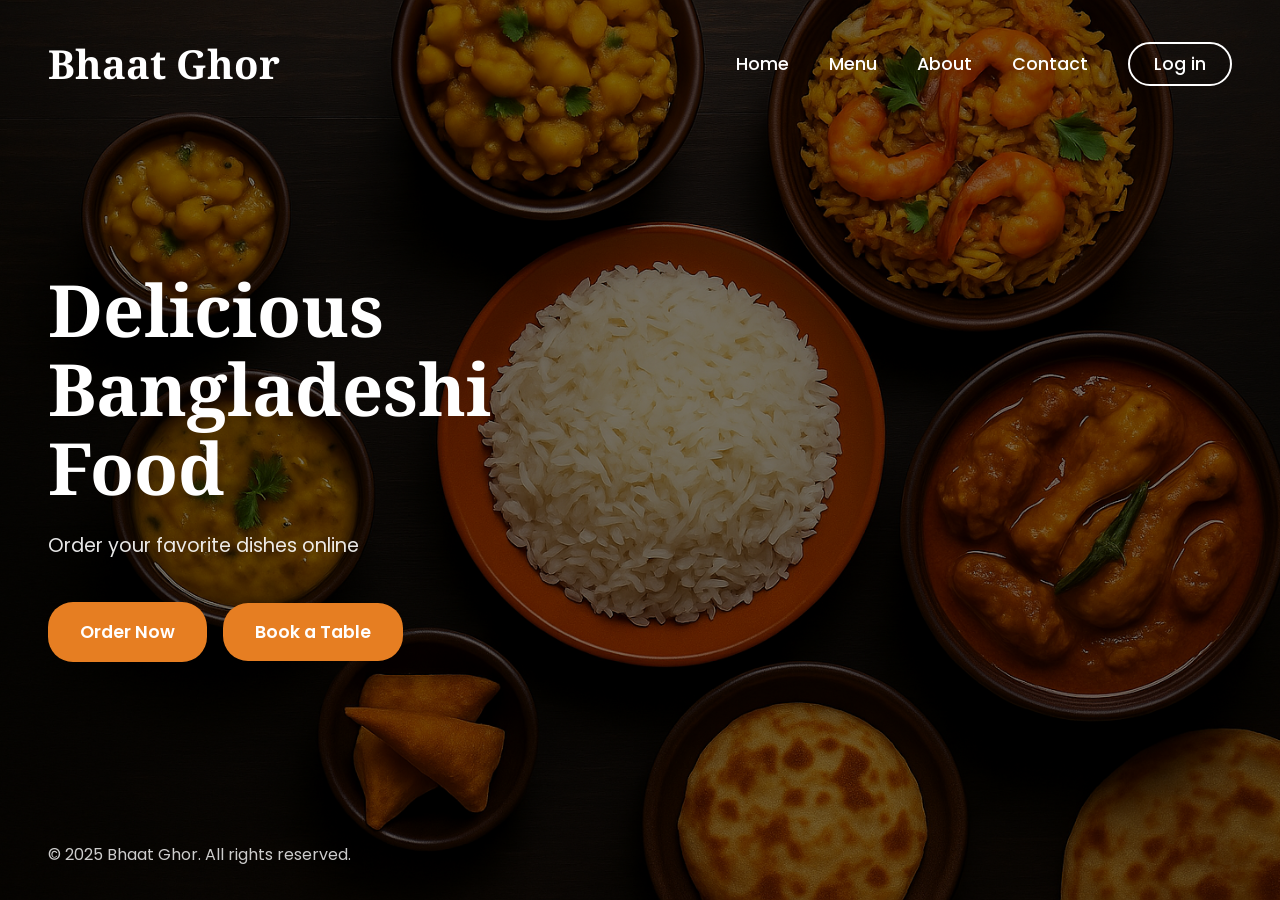
<file: frontend/index.html>
<!DOCTYPE html>
<html lang="en">

<head>
    <title>Home Page of Bhaat Ghor</title>
    <meta charset="UTF-8">
    <meta name="viewport" content="width=device-width, initial-scale=1.0">
    <meta name="google-site-verification" content="117WKXupIe8SDJIy7xnMtClMnEEWQRcjNU_GAvTZ64M" />
    <!-- Google Fonts -->
    <link rel="preconnect" href="https://fonts.googleapis.com">
    <link rel="preconnect" href="https://fonts.gstatic.com" crossorigin>
    <link href="https://fonts.googleapis.com/css2?family=Noto+Serif:ital,wght@0,400..900;1,400..900&family=Poppins:wght@300;400;500;600;700&display=swap" rel="stylesheet">
    <link rel="stylesheet" href="css/index.css">
    <link rel="stylesheet" href="css/auth.css">
    <link rel="stylesheet" href="https://cdnjs.cloudflare.com/ajax/libs/font-awesome/6.0.0/css/all.min.css" integrity="sha512-9usAa10IRO0HhonpyAIVpjrylPvoDwiPUiKdWk5t3PyolY1cOd4DSE0Ga+ri4AuTroPR5aQvXU9xC6qOPnzFeg==" crossorigin="anonymous" referrerpolicy="no-referrer" /> <!-- Load auth script in head for faster initialization -->
    <script src="js/auth.js"></script>
</head>


<body>
    <header></header>
    <main>
        <section class="hero-section">
            <div class="hero-header">
                <a href="#" class="brand-logo">Bhaat Ghor</a>
                <nav>
                    <ul id="nav-list">
                        <li><a href="#hero-section">Home</a></li>
                        <li><a href="pages/menu.html">Menu</a></li>
                        <li><a href="pages/about.html">About</a></li>
                        <li><a href="pages/contact.html">Contact</a></li>
                        <li><a href="pages/login.html">Log in</a></li>
                    </ul>
                </nav>
            </div>

            <div class="hero-content">
                <h1>Delicious<br>Bangladeshi<br>Food</h1>
                <p>Order your favorite dishes online</p>
                <div class="button-container">
                    <a href="pages/menu.html" class="btn btn-primary">Order Now</a>
                    <button class="btn btn-secondary" id="book-table-btn">Book a Table</button>
                </div>
            </div>
        </section>
    </main>

    <footer>
        <p>&copy; 2025 Bhaat Ghor. All rights reserved.</p>
    </footer>
    <script src="js/app.js"></script>
</body>

</html>
</file>
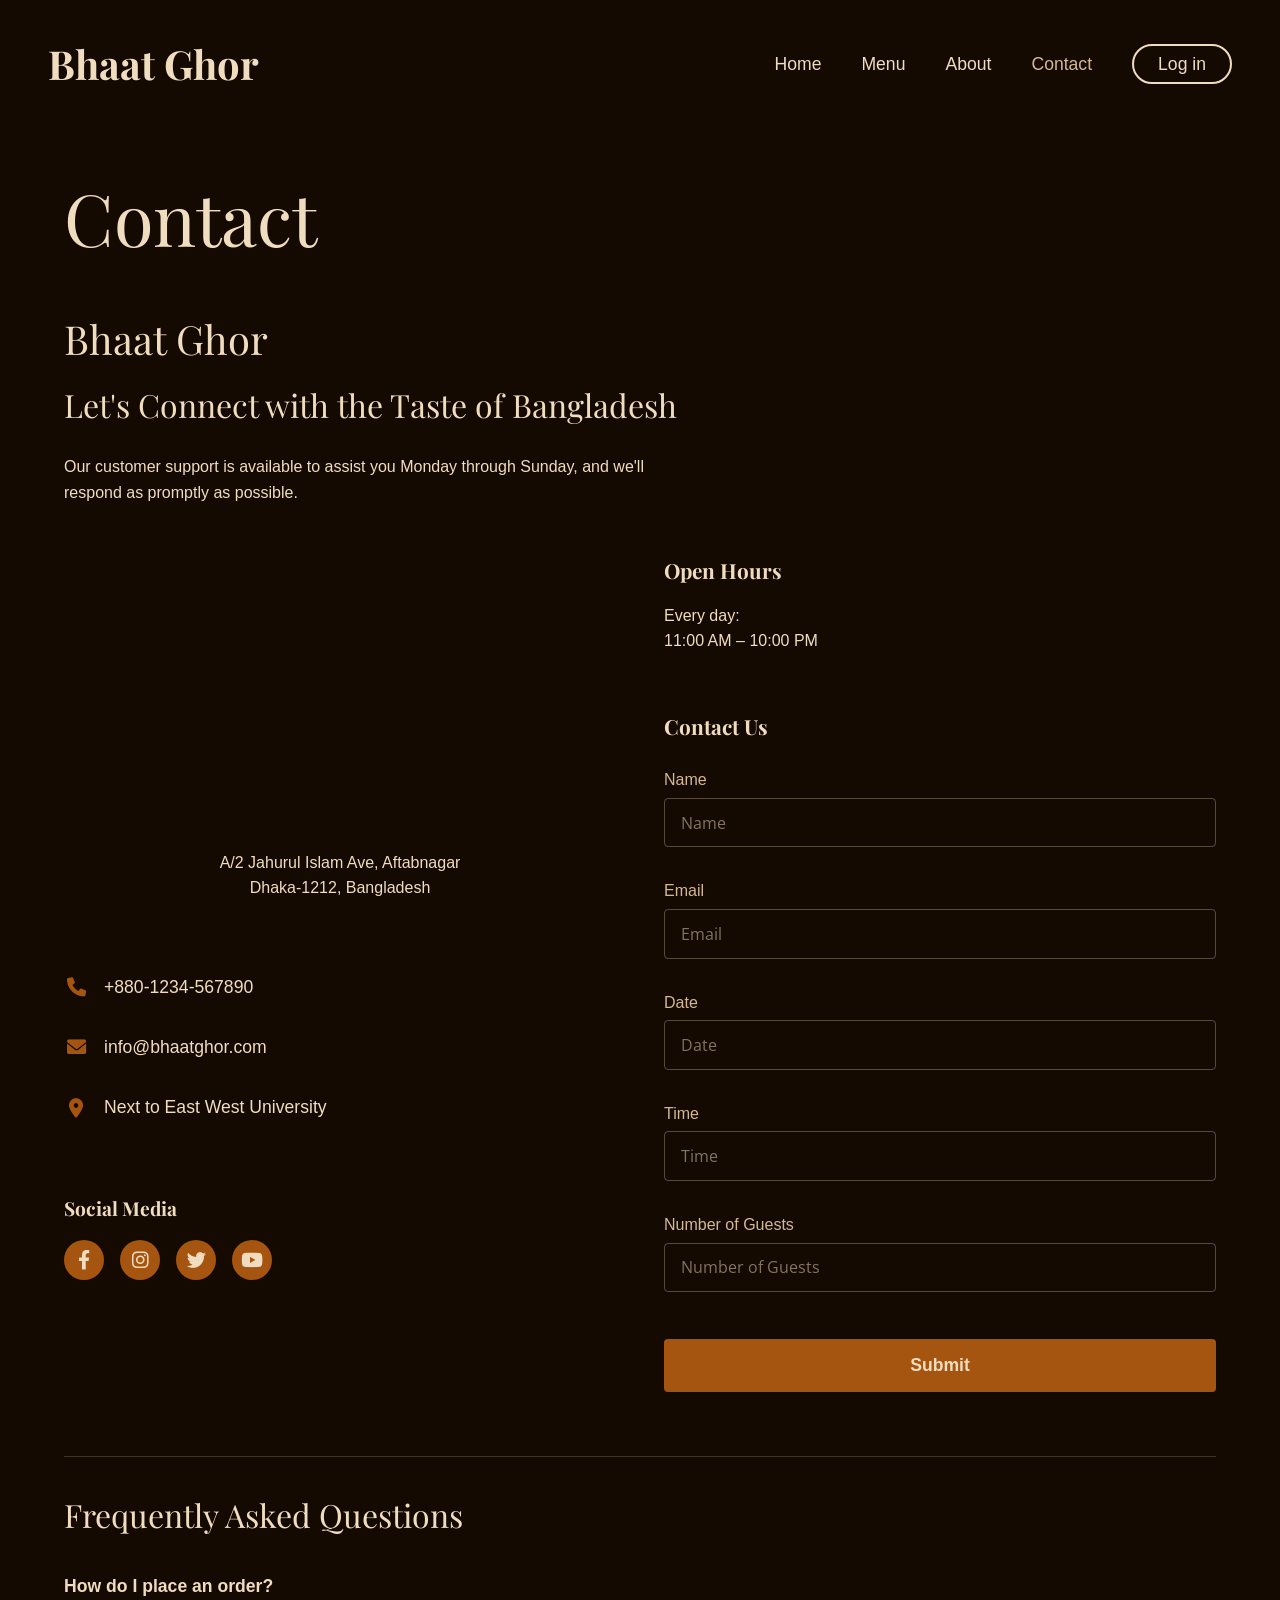
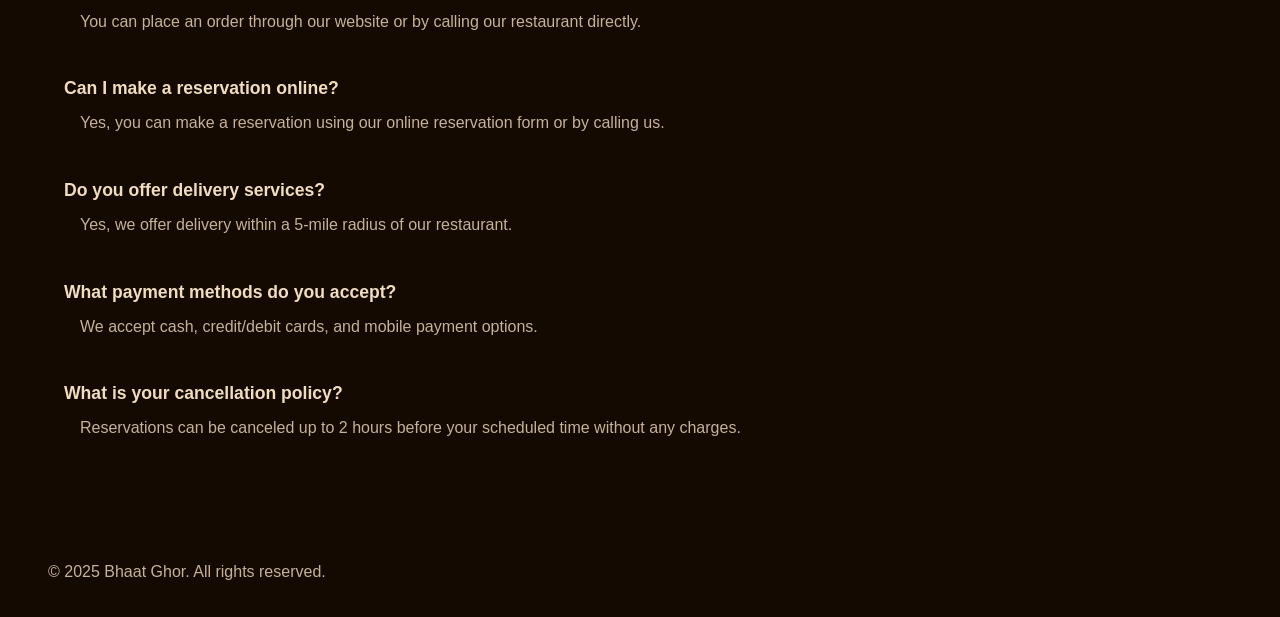
<file: frontend/pages/contact.html>
<!DOCTYPE html>
<html lang="en">

<head>
    <meta charset="UTF-8">
    <meta name="viewport" content="width=device-width, initial-scale=1.0">
    <title>Contact - Bhaat Ghor</title>
    <link rel="stylesheet" href="../css/index.css">
    <link rel="stylesheet" href="../css/contact.css">
    <link rel="stylesheet" href="../css/auth.css">
    <link href="https://fonts.googleapis.com/css2?family=Playfair+Display:wght@300;400;500;600;700&family=Open+Sans:wght@300;400;500;600&display=swap" rel="stylesheet">
    <link rel="stylesheet" href="https://cdnjs.cloudflare.com/ajax/libs/font-awesome/6.0.0/css/all.min.css" integrity="sha512-9usAa10IRO0HhonpyAIVpjrylPvoDwiPUiKdWk5t3PyolY1cOd4DSE0Ga+ri4AuTroPR5aQvXU9xC6qOPnzFeg==" crossorigin="anonymous" referrerpolicy="no-referrer" />
    <script src="../js/auth.js"></script>
</head>

<body>
    <header>
        <div class="hero-header">
            <a href="../index.html" class="brand-logo">Bhaat Ghor</a>
            <nav>
                <ul id="nav-list">
                    <li><a href="../index.html">Home</a></li>
                    <li><a href="menu.html">Menu</a></li>
                    <li><a href="about.html">About</a></li>
                    <li><a href="contact.html" class="active">Contact</a></li>
                    <li><a href="login.html">Log in</a></li>
                </ul>
            </nav>
        </div>
    </header>

    <main class="contact-container">
        <div class="contact-wrapper">
            <h1 class="page-title">Contact</h1>

            <section class="contact-intro">
                <h2>Bhaat Ghor</h2>
                <p class="tagline">Let's Connect with the Taste of Bangladesh</p>

                <div class="support-info">
                    <p>Our customer support is available to assist you Monday through Sunday, and we'll respond as promptly as possible.</p>
                </div>
            </section>

            <div class="contact-content">
                <div class="left-column">
                    <div class="map-container">
                        <iframe src="https://www.google.com/maps/embed?pb=!1m18!1m12!1m3!1d7301.897509771932!2d90.41961232249753!3d23.790631621249753!2m3!1f0!2f0!3f0!3m2!1i1024!2i768!4f13.1!3m3!1m2!1s0x3755c780911a7c75%3A0x998e61627c325064!2sAftabnagar%2C%20Dhaka!5e0!3m2!1sen!2sbd!4v1718886409712!5m2!1sen!2sbd" width="100%" height="280" style="border:0; display:block;" allowfullscreen="" loading="lazy" referrerpolicy="no-referrer-when-downgrade">
                        </iframe>
                        <p class="address">A/2 Jahurul Islam Ave, Aftabnagar<br>Dhaka-1212, Bangladesh</p>
                    </div>

                    <div class="contact-details">
                        <div class="contact-item">
                            <i class="fa-solid fa-phone"></i>
                            <span>+880-1234-567890</span>
                        </div>
                        <div class="contact-item">
                            <i class="fa-solid fa-envelope"></i>
                            <span>info@bhaatghor.com</span>
                        </div>
                        <div class="contact-item">
                            <i class="fa-solid fa-location-dot"></i>
                            <span>Next to East West University</span>
                        </div>
                    </div>
                    <div class="social-media">
                        <h3>Social Media</h3>
                        <div class="social-icons">
                            <a href="#" class="social-icon"><i class="fa-brands fa-facebook-f"></i></a>
                            <a href="#" class="social-icon"><i class="fa-brands fa-instagram"></i></a>
                            <a href="#" class="social-icon"><i class="fa-brands fa-twitter"></i></a>
                            <a href="#" class="social-icon"><i class="fa-brands fa-youtube"></i></a>
                        </div>
                    </div>
                </div>

                <div class="right-column">
                    <div class="hours-section">
                        <h3>Open Hours</h3>
                        <p>Every day:<br>11:00 AM – 10:00 PM</p>
                    </div>

                    <div class="contact-form-section">
                        <h3>Contact Us</h3>
                        <form class="reservation-form">
                            <div class="form-group">
                                <label for="name">Name</label>
                                <input type="text" id="name" name="name" placeholder="Name" required>
                            </div>
                            <div class="form-group">
                                <label for="email">Email</label>
                                <input type="email" id="email" name="email" placeholder="Email" required>
                            </div>
                            <div class="form-group">
                                <label for="date">Date</label>
                                <input type="text" id="date" name="date" placeholder="Date" required>
                            </div>
                            <div class="form-group">
                                <label for="time">Time</label>
                                <input type="text" id="time" name="time" placeholder="Time" required>
                            </div>
                            <div class="form-group">
                                <label for="guests">Number of Guests</label>
                                <input type="number" id="guests" name="guests" placeholder="Number of Guests" required>
                            </div>
                            <button type="submit" class="submit-btn">Submit</button>
                        </form>
                    </div>
                </div>
            </div>

            <section class="faq-section">
                <h2>Frequently Asked Questions</h2>
                <div class="faq-questions">
                    <div class="faq-item">
                        <p class="question">How do I place an order?</p>
                        <p class="answer">You can place an order through our website or by calling our restaurant directly.</p>
                    </div>
                    <div class="faq-item">
                        <p class="question">Can I make a reservation online?</p>
                        <p class="answer">Yes, you can make a reservation using our online reservation form or by calling us.</p>
                    </div>
                    <div class="faq-item">
                        <p class="question">Do you offer delivery services?</p>
                        <p class="answer">Yes, we offer delivery within a 5-mile radius of our restaurant.</p>
                    </div>
                    <div class="faq-item">
                        <p class="question">What payment methods do you accept?</p>
                        <p class="answer">We accept cash, credit/debit cards, and mobile payment options.</p>
                    </div>
                    <div class="faq-item">
                        <p class="question">What is your cancellation policy?</p>
                        <p class="answer">Reservations can be canceled up to 2 hours before your scheduled time without any charges.</p>
                    </div>
                </div>
            </section>
        </div>
    </main>

    <div class="footer-container">
        <footer>
            <p>&copy; 2025 Bhaat Ghor. All rights reserved.</p>
        </footer>
    </div>

    <script src="../js/contact.js"></script>
    <script src="../js/auth.js"></script>
</body>

</html>
</file>
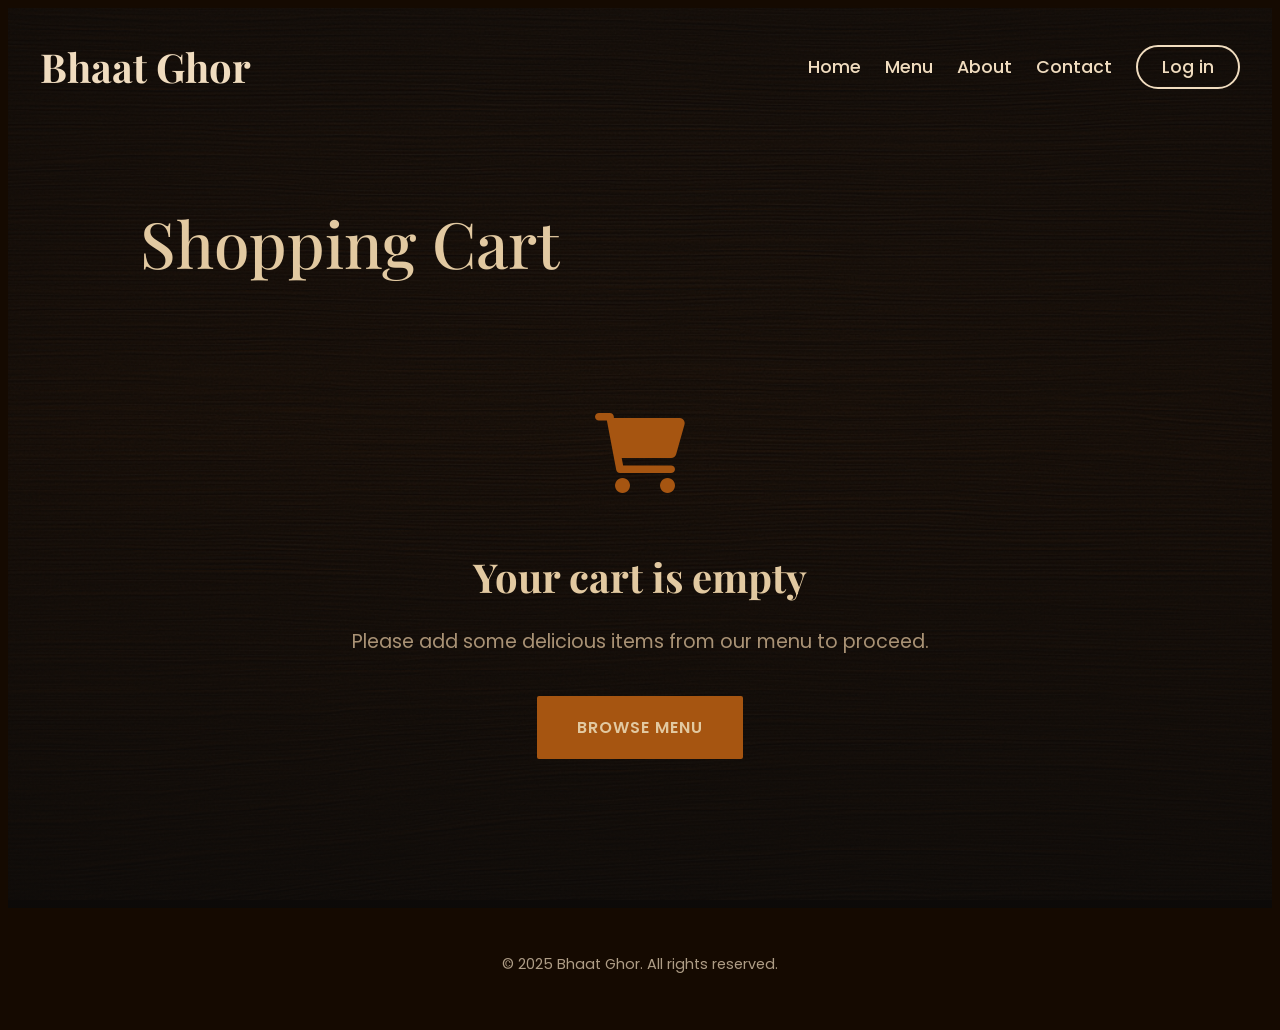
<file: frontend/pages/food-cart.html>
<!DOCTYPE html>
<html lang="en">
<head>
    <meta charset="UTF-8">
    <meta name="viewport" content="width=device-width, initial-scale=1.0">
    <title>Food Cart - Bhaat Ghor</title>
    <link href="https://fonts.googleapis.com/css2?family=Playfair+Display:wght@300;400;500;600;700&family=Poppins:wght@300;400;500;600;700&display=swap" rel="stylesheet">    <link rel="stylesheet" href="../css/food-cart.css">
    <link rel="stylesheet" href="../css/auth.css">
    <link rel="stylesheet" href="https://cdnjs.cloudflare.com/ajax/libs/font-awesome/6.0.0/css/all.min.css" integrity="sha512-9usAa10IRO0HhonpyAIVpjrylPvoDwiPUiKdWk5t3PyolY1cOd4DSE0Ga+ri4AuTroPR5aQvXU9xC6qOPnzFeg==" crossorigin="anonymous" referrerpolicy="no-referrer" />
    <script src="../js/auth.js"></script>
</head>
<body>    
    <main class="cart-page">
        <header>
            <div class="hero-header">
                <a href="../index.html" class="brand-logo">Bhaat Ghor</a>
                <nav>
                    <ul id="nav-list">
                        <li><a href="../index.html">Home</a></li>
                        <li><a href="menu.html">Menu</a></li>
                        <li><a href="about.html">About</a></li>
                        <li><a href="contact.html">Contact</a></li>
                        <li><a href="login.html">Log in</a></li>
                    </ul>
                </nav>
            </div>
        </header>

        <div class="cart-container">
            <div class="cart-header">
                <h1>Shopping Cart</h1>
            </div>

            <!-- Empty cart state (shown by default until items are added) -->
            <div class="empty-cart" id="empty-cart">
                <i class="fas fa-shopping-cart cart-icon-large"></i>
                <h2>Your cart is empty</h2>
                <p>Please add some delicious items from our menu to proceed.</p>
                <a href="menu.html" class="browse-menu-btn">Browse Menu</a>
            </div>

            <!-- Cart with items (hidden by default, shown when items are added) -->
            <div class="cart-with-items" id="cart-with-items" style="display: none;">
                <div class="cart-items" id="cart-items-container">
                    <!-- Cart items will be dynamically inserted here -->
                    <!-- Example item structure:
                    <div class="cart-item">
                        <img src="../images/foods/Kacchi Biriyani.png" alt="Kacchi Biriyani" class="cart-item-image">
                        <div class="cart-item-details">
                            <h3 class="cart-item-title">Kacchi Biriyani</h3>
                            <p class="cart-item-price">৳350</p>
                        </div>
                        <div class="cart-item-actions">
                            <div class="quantity-control">
                                <button class="quantity-btn decrease-btn">-</button>
                                <span class="quantity-num">1</span>
                                <button class="quantity-btn increase-btn">+</button>
                            </div>
                            <button class="remove-item-btn"><i class="fas fa-trash"></i></button>
                        </div>
                    </div>
                    -->
                </div>                
                <div class="cart-summary">
                    <h3 class="summary-title">Order Summary</h3>                    
                    <div class="summary-line">
                        <span>Subtotal</span>
                        <span id="subtotal" style="font-family: 'Poppins', sans-serif;">৳0</span>
                    </div>
                    <div class="summary-line">
                        <span>Delivery</span>
                        <span id="delivery" style="font-family: 'Poppins', sans-serif;">৳60</span>
                    </div>
                    <div class="summary-line">
                        <span>Tax</span>
                        <span id="tax" style="font-family: 'Poppins', sans-serif;">৳0</span>
                    </div>
                    <div class="total-line">
                        <span>Total</span>
                        <span id="total" style="font-family: 'Poppins', sans-serif;">৳60</span>
                    </div>
                    <a href="checkout.html" class="checkout-btn">Proceed to Checkout</a>
                </div>
            </div>
        </div>
    </main>

    <footer>
        <p>&copy; 2025 Bhaat Ghor. All rights reserved.</p>
    </footer>    
    <script>
        // Cart functionality
        document.addEventListener('DOMContentLoaded', function() {
            // Check localStorage for cart items
            const cartItems = JSON.parse(localStorage.getItem('bhaatGhorCart')) || [];
            updateCartDisplay(cartItems);
            updateCartCount();
            
            function updateCartDisplay(items) {
                const emptyCartElement = document.getElementById('empty-cart');
                const cartWithItemsElement = document.getElementById('cart-with-items');
                const cartItemsContainer = document.getElementById('cart-items-container');
                
                // Update UI based on cart state
                if (items.length === 0) {
                    emptyCartElement.style.display = 'block';
                    cartWithItemsElement.style.display = 'none';
                } else {
                    emptyCartElement.style.display = 'none';
                    cartWithItemsElement.style.display = 'block';
                    
                    // Clear existing items
                    cartItemsContainer.innerHTML = '';
                    
                    // Add items to cart
                    let subtotal = 0;
                    
                    items.forEach(item => {
                        const itemTotal = item.price * item.quantity;
                        subtotal += itemTotal;
                          const cartItemElement = document.createElement('div');
                        cartItemElement.className = 'cart-item';                        // Create standard HTML structure for each cart item
                        cartItemElement.innerHTML = `
                            <img src="${item.image}" alt="${item.name}" class="cart-item-image">
                            <div class="cart-item-details">
                                <h3 class="cart-item-title">${item.name}</h3>
                                <p class="cart-item-description">${item.description || 'পারম্পরিক বাঙালি খাবার, প্রামাণিক স্বাদে'}</p>
                            </div>
                            <div class="cart-item-actions">
                                <div class="quantity-control">
                                    <button class="quantity-btn decrease-btn" data-id="${item.id}">−</button>
                                    <span class="quantity-num">${item.quantity}</span>
                                    <button class="quantity-btn increase-btn" data-id="${item.id}">+</button>
                                </div>
                                <button class="remove-item-btn" data-id="${item.id}"><i class="fas fa-trash"></i></button>
                            </div>
                            <p class="cart-item-price">৳${item.price.toFixed(0)}</p>
                        `;
                        
                        cartItemsContainer.appendChild(cartItemElement);
                    });
                      // Update summary calculations
                    const tax = Math.round(subtotal * 0.05); // 5% tax
                    const delivery = subtotal > 0 ? 60 : 0; // Delivery charge
                    const total = subtotal + tax + delivery;                      document.getElementById('subtotal').textContent = `৳${subtotal}`;
                    document.getElementById('tax').textContent = `৳${tax}`;
                    document.getElementById('delivery').textContent = `৳${delivery}`;
                    document.getElementById('total').textContent = `৳${total}`;
                    
                    // Ensure consistent font styling
                    ['subtotal', 'tax', 'delivery', 'total'].forEach(id => {
                        document.getElementById(id).style.fontFamily = "'Poppins', sans-serif";
                    });
                    
                    // Add event listeners for quantity buttons
                    document.querySelectorAll('.decrease-btn').forEach(btn => {
                        btn.addEventListener('click', function() {
                            updateItemQuantity(this.dataset.id, -1);
                        });
                    });
                    
                    document.querySelectorAll('.increase-btn').forEach(btn => {
                        btn.addEventListener('click', function() {
                            updateItemQuantity(this.dataset.id, 1);
                        });
                    });
                      // Add event listeners for remove buttons
                    document.querySelectorAll('.remove-item-btn').forEach(btn => {
                        btn.addEventListener('click', function() {
                            removeItem(this.dataset.id);
                        });
                    });
                    
                    // Ensure consistent styling for all price elements
                    document.querySelectorAll('.cart-item-price').forEach(el => {
                        el.style.fontFamily = "'Poppins', sans-serif";
                    });
                }
            }
              function updateItemQuantity(itemId, change) {
                const cartItems = JSON.parse(localStorage.getItem('bhaatGhorCart')) || [];
                const itemIndex = cartItems.findIndex(item => item.id === itemId);
                
                if (itemIndex !== -1) {
                    cartItems[itemIndex].quantity += change;
                    
                    if (cartItems[itemIndex].quantity <= 0) {
                        cartItems.splice(itemIndex, 1);
                    }
                    
                    localStorage.setItem('bhaatGhorCart', JSON.stringify(cartItems));
                    updateCartDisplay(cartItems);
                    updateCartCount();
                }
            }
              function removeItem(itemId) {
                const cartItems = JSON.parse(localStorage.getItem('bhaatGhorCart')) || [];
                const updatedCart = cartItems.filter(item => item.id !== itemId);
                
                localStorage.setItem('bhaatGhorCart', JSON.stringify(updatedCart));
                updateCartDisplay(updatedCart);
                updateCartCount();
            }
            
            // Update cart count badge
            function updateCartCount() {
                const cartCountElement = document.getElementById('cart-count');
                if (cartCountElement) {
                    const cartItems = JSON.parse(localStorage.getItem('bhaatGhorCart') || '[]');
                    const totalItems = cartItems.reduce((total, item) => total + item.quantity, 0);
                    cartCountElement.textContent = totalItems;
                    cartCountElement.style.display = totalItems > 0 ? 'flex' : 'none';
                }
            }
            
            // Handle checkout button
            document.querySelector('.checkout-btn').addEventListener('click', function(e) {
                e.preventDefault();
                // Save cart data to sessionStorage for checkout page
                const currentCartItems = JSON.parse(localStorage.getItem('bhaatGhorCart') || '[]');
                const subtotal = currentCartItems.reduce((total, item) => total + (item.price * item.quantity), 0);
                const tax = Math.round(subtotal * 0.05);
                const delivery = subtotal > 0 ? 60 : 0;
                const total = subtotal + tax + delivery;
                  sessionStorage.setItem('bhaatGhorCheckoutData', JSON.stringify({
                    items: currentCartItems,
                    subtotal: subtotal,
                    tax: tax,
                    delivery: delivery,
                    total: total
                }));
                // Navigate to checkout page
                window.location.href = 'checkout.html';
            });
            
            // Make sure user menu is shown
            if (typeof forceCreateUserMenu === 'function') {
                setTimeout(forceCreateUserMenu, 500);
            }
        });
    </script>    
    <script>
        // Call forceCreateUserMenu once the page is loaded
        document.addEventListener('DOMContentLoaded', function() {
            if (typeof forceCreateUserMenu === 'function') {
                setTimeout(forceCreateUserMenu, 500);
            }
            
            // Ensure consistent font styling for all currency elements
            function fixCurrencyFonts() {
                const currencyElements = [
                    '.cart-item-price', 
                    '#subtotal', 
                    '#delivery', 
                    '#tax', 
                    '#total',
                    '.summary-line span:last-child',
                    '.total-line span'
                ];
                
                currencyElements.forEach(selector => {
                    document.querySelectorAll(selector).forEach(el => {
                        el.style.fontFamily = "'Poppins', sans-serif";
                    });
                });
            }
            
            // Run on page load
            fixCurrencyFonts();
            
            // Run again after a short delay to catch any dynamically created elements
            setTimeout(fixCurrencyFonts, 1000);
        });
    </script>
</body>
</html>
</file>
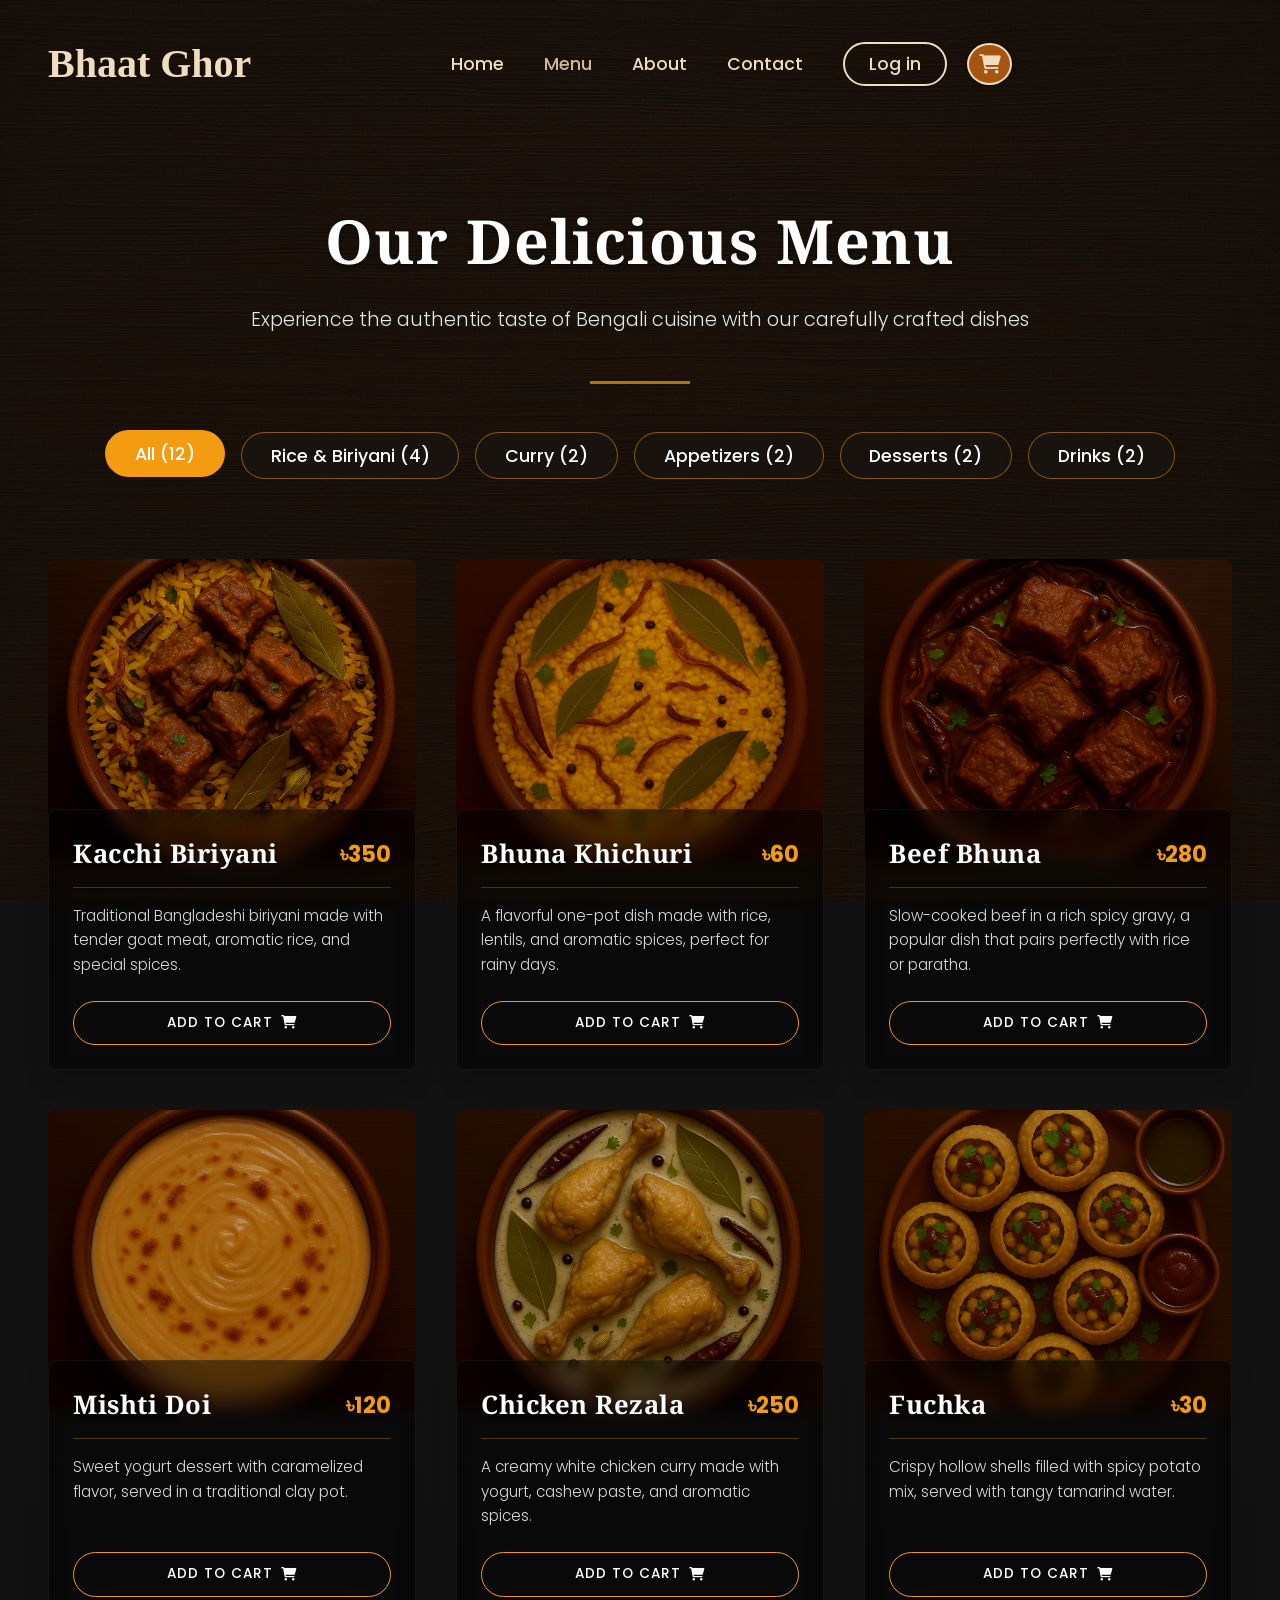
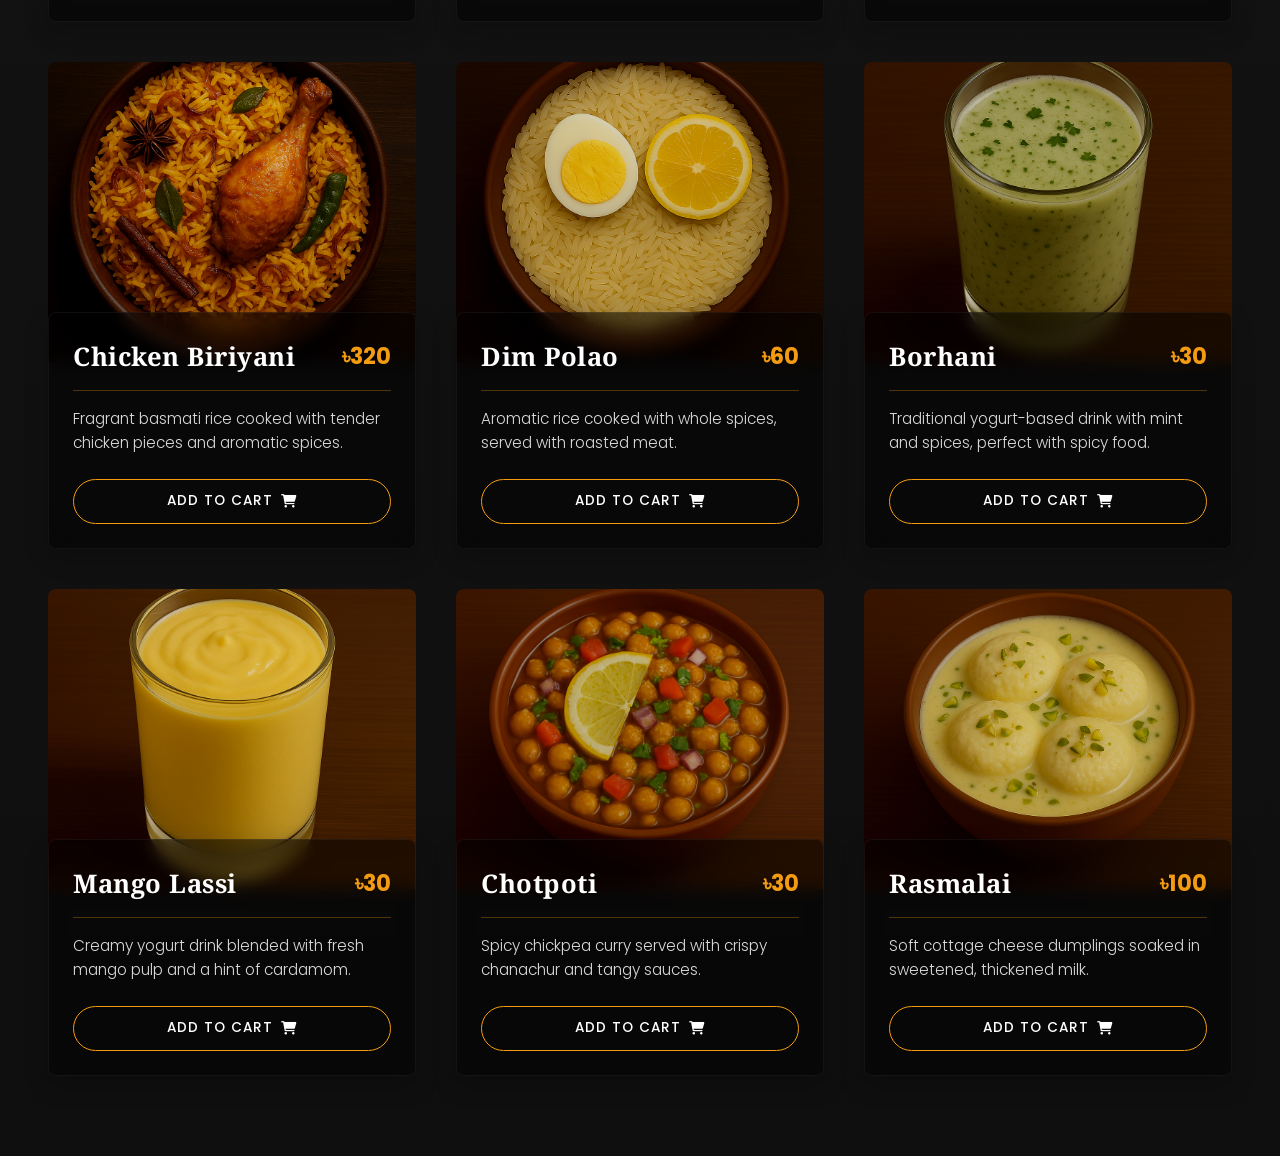
<file: frontend/pages/menu.html>
<!DOCTYPE html>
<html lang="en">

<head>
    <meta charset="UTF-8">
    <meta name="viewport" content="width=device-width, initial-scale=1.0">
    <title>Menu - Bhaat Ghor</title>
    <link rel="preconnect" href="https://fonts.googleapis.com">
    <link rel="preconnect" href="https://fonts.gstatic.com" crossorigin>
    <link href="https://fonts.googleapis.com/css2?family=Noto+Serif:ital,wght@0,400..900;1,400..900&family=Poppins:wght@300;400;500;600;700&display=swap" rel="stylesheet">
    <link rel="stylesheet" href="../css/index.css">
    <link rel="stylesheet" href="../css/menu.css">
    <link rel="stylesheet" href="../css/auth.css">
    <link rel="stylesheet" href="https://cdnjs.cloudflare.com/ajax/libs/font-awesome/6.0.0/css/all.min.css" integrity="sha512-9usAa10IRO0HhonpyAIVpjrylPvoDwiPUiKdWk5t3PyolY1cOd4DSE0Ga+ri4AuTroPR5aQvXU9xC6qOPnzFeg==" crossorigin="anonymous" referrerpolicy="no-referrer" />
    <script src="../js/auth.js"></script>
</head>

<body>
    <main class="menu-page">
        <header>
            <div class="hero-header">
                <a href="../index.html" class="brand-logo">Bhaat Ghor</a>
                <nav>
                    <ul id="nav-list">
                        <li><a href="../index.html">Home</a></li>
                        <li><a href="menu.html" class="active">Menu</a></li>
                        <li><a href="about.html">About</a></li>
                        <li><a href="contact.html">Contact</a></li>
                        <li><a href="login.html">Log in</a></li>
                    </ul>
                    <div class="nav-cart-container">
                        <a href="food-cart.html" class="cart-badge" aria-label="View Shopping Cart">
                            <i class="fas fa-shopping-cart"></i>
                            <span class="cart-count" id="cart-count">0</span>
                        </a>
                    </div>
                </nav>
            </div>
        </header>

        <section class="menu-header">
            <h1>Our Delicious Menu</h1>
            <p>Experience the authentic taste of Bengali cuisine with our carefully crafted dishes</p>
        </section>
        <div class="menu-categories">
            <button class="category-btn active" data-category="all">All</button>
            <button class="category-btn" data-category="rice-biriyani">Rice & Biriyani</button>
            <button class="category-btn" data-category="curry">Curry</button>
            <button class="category-btn" data-category="appetizers">Appetizers</button>
            <button class="category-btn" data-category="desserts">Desserts</button>
            <button class="category-btn" data-category="drinks">Drinks</button>
        </div>
        <div class="menu-items-container">
            <!-- Menu Item 1 -->
            <div class="menu-item" data-category="rice-biriyani">
                <div class="menu-item-image-container">
                    <img src="../images/foods/Kacchi Biriyani.png" alt="Kacchi Biriyani" class="menu-item-image">
                </div>
                <div class="menu-item-content">
                    <div class="menu-item-header">
                        <h3 class="menu-item-title">Kacchi Biriyani</h3>
                        <span class="menu-item-price">৳350</span>
                    </div>
                    <p class="menu-item-description">Traditional Bangladeshi biriyani made with tender goat meat, aromatic rice, and special spices.</p>
                    <button class="add-to-cart">Add to Cart <i class="fas fa-shopping-cart"></i></button>
                </div>
            </div>
            <!-- Menu Item 2 -->
            <div class="menu-item" data-category="rice-biriyani">
                <div class="menu-item-image-container">
                    <img src="../images/foods/Bhuna Khichuri.png" alt="Bhuna Khichuri" class="menu-item-image">
                </div>
                <div class="menu-item-content">
                    <div class="menu-item-header">
                        <h3 class="menu-item-title">Bhuna Khichuri</h3>
                        <span class="menu-item-price">৳60</span>
                    </div>
                    <p class="menu-item-description">A flavorful one-pot dish made with rice, lentils, and aromatic spices, perfect for rainy days.</p>
                    <button class="add-to-cart">Add to Cart <i class="fas fa-shopping-cart"></i></button>
                </div>
            </div>

            <!-- Menu Item 3 -->
            <div class="menu-item" data-category="curry">
                <div class="menu-item-image-container">
                    <img src="../images/foods/Beef Bhuna.png" alt="Beef Bhuna" class="menu-item-image">
                </div>
                <div class="menu-item-content">
                    <div class="menu-item-header">
                        <h3 class="menu-item-title">Beef Bhuna</h3>
                        <span class="menu-item-price">৳280</span>
                    </div>
                    <p class="menu-item-description">Slow-cooked beef in a rich spicy gravy, a popular dish that pairs perfectly with rice or paratha.</p>
                    <button class="add-to-cart">Add to Cart <i class="fas fa-shopping-cart"></i></button>
                </div>
            </div>

            <!-- Menu Item 4 -->
            <div class="menu-item" data-category="desserts">
                <div class="menu-item-image-container">
                    <img src="../images/foods/Mishti Doi.png" alt="Mishti Doi" class="menu-item-image">
                </div>
                <div class="menu-item-content">
                    <div class="menu-item-header">
                        <h3 class="menu-item-title">Mishti Doi</h3>
                        <span class="menu-item-price">৳120</span>
                    </div>
                    <p class="menu-item-description">Sweet yogurt dessert with caramelized flavor, served in a traditional clay pot.</p>
                    <button class="add-to-cart">Add to Cart <i class="fas fa-shopping-cart"></i></button>
                </div>
            </div>

            <!-- Menu Item 5 -->
            <div class="menu-item" data-category="curry">
                <div class="menu-item-image-container">
                    <img src="../images/foods/Chicken Rezala.png" alt="Chicken Rezala" class="menu-item-image">
                </div>
                <div class="menu-item-content">
                    <div class="menu-item-header">
                        <h3 class="menu-item-title">Chicken Rezala</h3>
                        <span class="menu-item-price">৳250</span>
                    </div>
                    <p class="menu-item-description">A creamy white chicken curry made with yogurt, cashew paste, and aromatic spices.</p>
                    <button class="add-to-cart">Add to Cart <i class="fas fa-shopping-cart"></i></button>
                </div>
            </div>

            <!-- Menu Item 6 -->
            <div class="menu-item" data-category="appetizers">
                <div class="menu-item-image-container">
                    <img src="../images/foods/Fuchka.png" alt="Fuchka" class="menu-item-image">
                </div>
                <div class="menu-item-content">
                    <div class="menu-item-header">
                        <h3 class="menu-item-title">Fuchka</h3>
                        <span class="menu-item-price">৳30</span>
                    </div>
                    <p class="menu-item-description">Crispy hollow shells filled with spicy potato mix, served with tangy tamarind water.</p>
                    <button class="add-to-cart">Add to Cart <i class="fas fa-shopping-cart"></i></button>
                </div>
            </div>

            <!-- Menu Item 7 -->
            <div class="menu-item" data-category="rice-biriyani">
                <div class="menu-item-image-container">
                    <img src="../images/foods/Chicken Biriyani.png" alt="Chicken Biriyani" class="menu-item-image">
                </div>
                <div class="menu-item-content">
                    <div class="menu-item-header">
                        <h3 class="menu-item-title">Chicken Biriyani</h3>
                        <span class="menu-item-price">৳320</span>
                    </div>
                    <p class="menu-item-description">Fragrant basmati rice cooked with tender chicken pieces and aromatic spices.</p>
                    <button class="add-to-cart">Add to Cart <i class="fas fa-shopping-cart"></i></button>
                </div>
            </div>

            <!-- Menu Item 8 -->
            <div class="menu-item" data-category="rice-biriyani">
                <div class="menu-item-image-container">
                    <img src="../images/foods/Dim Polao.png" alt="Dim Polao" class="menu-item-image">
                </div>
                <div class="menu-item-content">
                    <div class="menu-item-header">
                        <h3 class="menu-item-title">Dim Polao</h3>
                        <span class="menu-item-price">৳60</span>
                    </div>
                    <p class="menu-item-description">Aromatic rice cooked with whole spices, served with roasted meat.</p>
                    <button class="add-to-cart">Add to Cart <i class="fas fa-shopping-cart"></i></button>
                </div>
            </div>

            <!-- Menu Item 9 -->
            <div class="menu-item" data-category="drinks">
                <div class="menu-item-image-container">
                    <img src="../images/foods/Borhani.png" alt="Borhani" class="menu-item-image">
                </div>
                <div class="menu-item-content">
                    <div class="menu-item-header">
                        <h3 class="menu-item-title">Borhani</h3>
                        <span class="menu-item-price">৳30</span>
                    </div>
                    <p class="menu-item-description">Traditional yogurt-based drink with mint and spices, perfect with spicy food.</p>
                    <button class="add-to-cart">Add to Cart <i class="fas fa-shopping-cart"></i></button>
                </div>
            </div>

            <!-- Menu Item 10 -->
            <div class="menu-item" data-category="drinks">
                <div class="menu-item-image-container">
                    <img src="../images/foods/Mango Lassi.png" alt="Mango Lassi" class="menu-item-image">
                </div>
                <div class="menu-item-content">
                    <div class="menu-item-header">
                        <h3 class="menu-item-title">Mango Lassi</h3>
                        <span class="menu-item-price">৳30</span>
                    </div>
                    <p class="menu-item-description">Creamy yogurt drink blended with fresh mango pulp and a hint of cardamom.</p>
                    <button class="add-to-cart">Add to Cart <i class="fas fa-shopping-cart"></i></button>
                </div>
            </div>

            <!-- Menu Item 11 -->
            <div class="menu-item" data-category="appetizers">
                <div class="menu-item-image-container">
                    <img src="../images/foods/Chotpoti.png" alt="Chotpoti" class="menu-item-image">
                </div>
                <div class="menu-item-content">
                    <div class="menu-item-header">
                        <h3 class="menu-item-title">Chotpoti</h3>
                        <span class="menu-item-price">৳30</span>
                    </div>
                    <p class="menu-item-description">Spicy chickpea curry served with crispy chanachur and tangy sauces.</p>
                    <button class="add-to-cart">Add to Cart <i class="fas fa-shopping-cart"></i></button>
                </div>
            </div>

            <!-- Menu Item 12 -->
            <div class="menu-item" data-category="desserts">
                <div class="menu-item-image-container">
                    <img src="../images/foods/Rasmalai.png" alt="Rasmalai" class="menu-item-image">
                </div>
                <div class="menu-item-content">
                    <div class="menu-item-header">
                        <h3 class="menu-item-title">Rasmalai</h3>
                        <span class="menu-item-price">৳100</span>
                    </div>
                    <p class="menu-item-description">Soft cottage cheese dumplings soaked in sweetened, thickened milk.</p>
                    <button class="add-to-cart">Add to Cart <i class="fas fa-shopping-cart"></i></button>
                </div>
            </div>
        </div>

        <div class="no-items-message" id="no-items-message">
            <i class="fas fa-utensils" style="font-size: 3rem; margin-bottom: 1rem; opacity: 0.6;"></i>
            <h3>No items found in this category</h3>
            <p>Try selecting a different category to see our delicious offerings!</p>
        </div>
    </main>

    <script src="../js/app.js"></script>
    <script src="../js/auth.js"></script>    <script>
        // Cart functionality
        document.addEventListener('DOMContentLoaded', function() {
            // Force create user menu first to ensure dropdown buttons work
            if (typeof forceCreateUserMenu === 'function') {
                forceCreateUserMenu();
                console.log("Menu page: Forced creation of user menu");
            } else {
                console.warn("Menu page: forceCreateUserMenu function not available");
                // Try to initialize directly as fallback
                if (typeof initUserMenu === 'function') {
                    initUserMenu();
                }
            }
            
            // Force cart icon to be visible with important styles
            const cartBadge = document.querySelector('.cart-badge');
            if (cartBadge) {
                cartBadge.style.setProperty('display', 'flex', 'important');
                cartBadge.style.setProperty('visibility', 'visible', 'important');
            }

            // Load cart from localStorage
            const cartItems = JSON.parse(localStorage.getItem('bhaatGhorCart')) || [];
            updateCartCount(cartItems.length);

            // Add event listeners to all "Add to Cart" buttons
            document.querySelectorAll('.add-to-cart').forEach(button => {
                button.addEventListener('click', function() {
                    // Get item details
                    const menuItem = this.closest('.menu-item');
                    const itemName = menuItem.querySelector('.menu-item-title').textContent;
                    const itemPriceText = menuItem.querySelector('.menu-item-price').textContent;
                    const itemPrice = parseInt(itemPriceText.substring(1)); // Remove ৳ symbol
                    const itemImage = menuItem.querySelector('.menu-item-image').getAttribute('src');
                    const itemDescription = menuItem.querySelector('.menu-item-description').textContent;
                    const itemId = createItemId(itemName); // Create unique ID based on name

                    // Check if item is already in cart
                    const cartItems = JSON.parse(localStorage.getItem('bhaatGhorCart')) || [];
                    const existingItemIndex = cartItems.findIndex(item => item.id === itemId);

                    if (existingItemIndex !== -1) {
                        // Increase quantity if item exists
                        cartItems[existingItemIndex].quantity += 1;
                    } else {
                        // Add new item to cart
                        cartItems.push({
                            id: itemId,
                            name: itemName,
                            price: itemPrice,
                            image: itemImage,
                            description: itemDescription,
                            quantity: 1
                        });
                    }                    // Save cart to localStorage
                    localStorage.setItem('bhaatGhorCart', JSON.stringify(cartItems));

                    // Update cart count
                    updateCartCount(cartItems.length);
                    
                    // Fix: Force refresh the user menu to ensure dropdown works
                    if (typeof forceCreateUserMenu === 'function') {
                        setTimeout(forceCreateUserMenu, 100);
                    }

                    // Provide feedback to user
                    this.innerHTML = 'Added to Cart <i class="fas fa-check"></i>';
                    this.style.backgroundColor = '#27AE60';

                    // Reset button after delay
                    setTimeout(() => {
                        this.innerHTML = 'Add to Cart <i class="fas fa-shopping-cart"></i>';
                        this.style.backgroundColor = '';
                    }, 2000);
                });
            });

            // Helper function to create a unique ID for items
            function createItemId(name) {
                return name.toLowerCase().replace(/[^a-z0-9]/g, '-');
            }

            // Update cart count badge
            function updateCartCount(count) {
                const cartCountElement = document.getElementById('cart-count');
                if (cartCountElement) {
                    const totalItems = JSON.parse(localStorage.getItem('bhaatGhorCart') || '[]').reduce((total, item) => total + item.quantity, 0);
                    cartCountElement.textContent = totalItems;

                    // Make sure cart badge/icon is always visible with important flag
                    const cartBadge = document.querySelector('.cart-badge');
                    if (cartBadge) {
                        cartBadge.style.setProperty('display', 'flex', 'important');
                        cartBadge.style.setProperty('visibility', 'visible', 'important');
                    }

                    // Only show count when there are items
                    cartCountElement.style.display = totalItems > 0 ? 'flex' : 'none';
                }
            }

            // Fix: Add direct event handlers for user menu dropdown buttons
            setTimeout(function() {
                // For Profile button
                const profileBtn = document.getElementById('profile-btn');
                if (profileBtn) {
                    profileBtn.addEventListener('click', function() {
                        if (typeof showProfileModal === 'function') {
                            showProfileModal();
                            const dropdown = document.getElementById('dropdown-menu');
                            if (dropdown) dropdown.classList.remove('show');
                        } else {
                            console.error('showProfileModal function not found');
                        }
                    });
                }
                
                // For Orders button
                const ordersBtn = document.getElementById('orders-btn');
                if (ordersBtn) {
                    ordersBtn.addEventListener('click', function() {
                        if (typeof showOrdersModal === 'function') {
                            showOrdersModal();
                            const dropdown = document.getElementById('dropdown-menu');
                            if (dropdown) dropdown.classList.remove('show');
                        } else {
                            console.error('showOrdersModal function not found');
                        }
                    });
                }
                
                // For Account Settings button
                const accountBtn = document.getElementById('account-btn');
                if (accountBtn) {
                    accountBtn.addEventListener('click', function() {
                        if (typeof showAccountModal === 'function') {
                            showAccountModal();
                            const dropdown = document.getElementById('dropdown-menu');
                            if (dropdown) dropdown.classList.remove('show');
                        } else {
                            console.error('showAccountModal function not found');
                        }
                    });
                }
                
                // For Logout button
                const logoutBtn = document.getElementById('logout-btn');
                if (logoutBtn) {
                    logoutBtn.addEventListener('click', function() {
                        if (confirm('Are you sure you want to logout?')) {
                            localStorage.removeItem('bhaatGhorUser');
                            localStorage.removeItem('bhaatGhorCart');
                            sessionStorage.removeItem('bhaatGhorCheckoutData');
                            window.location.reload();
                        }
                    });
                }
                
                console.log('Menu page: Added direct event handlers for user menu buttons');
            }, 1000);
        });
    </script>
</body>

</html>
</file>
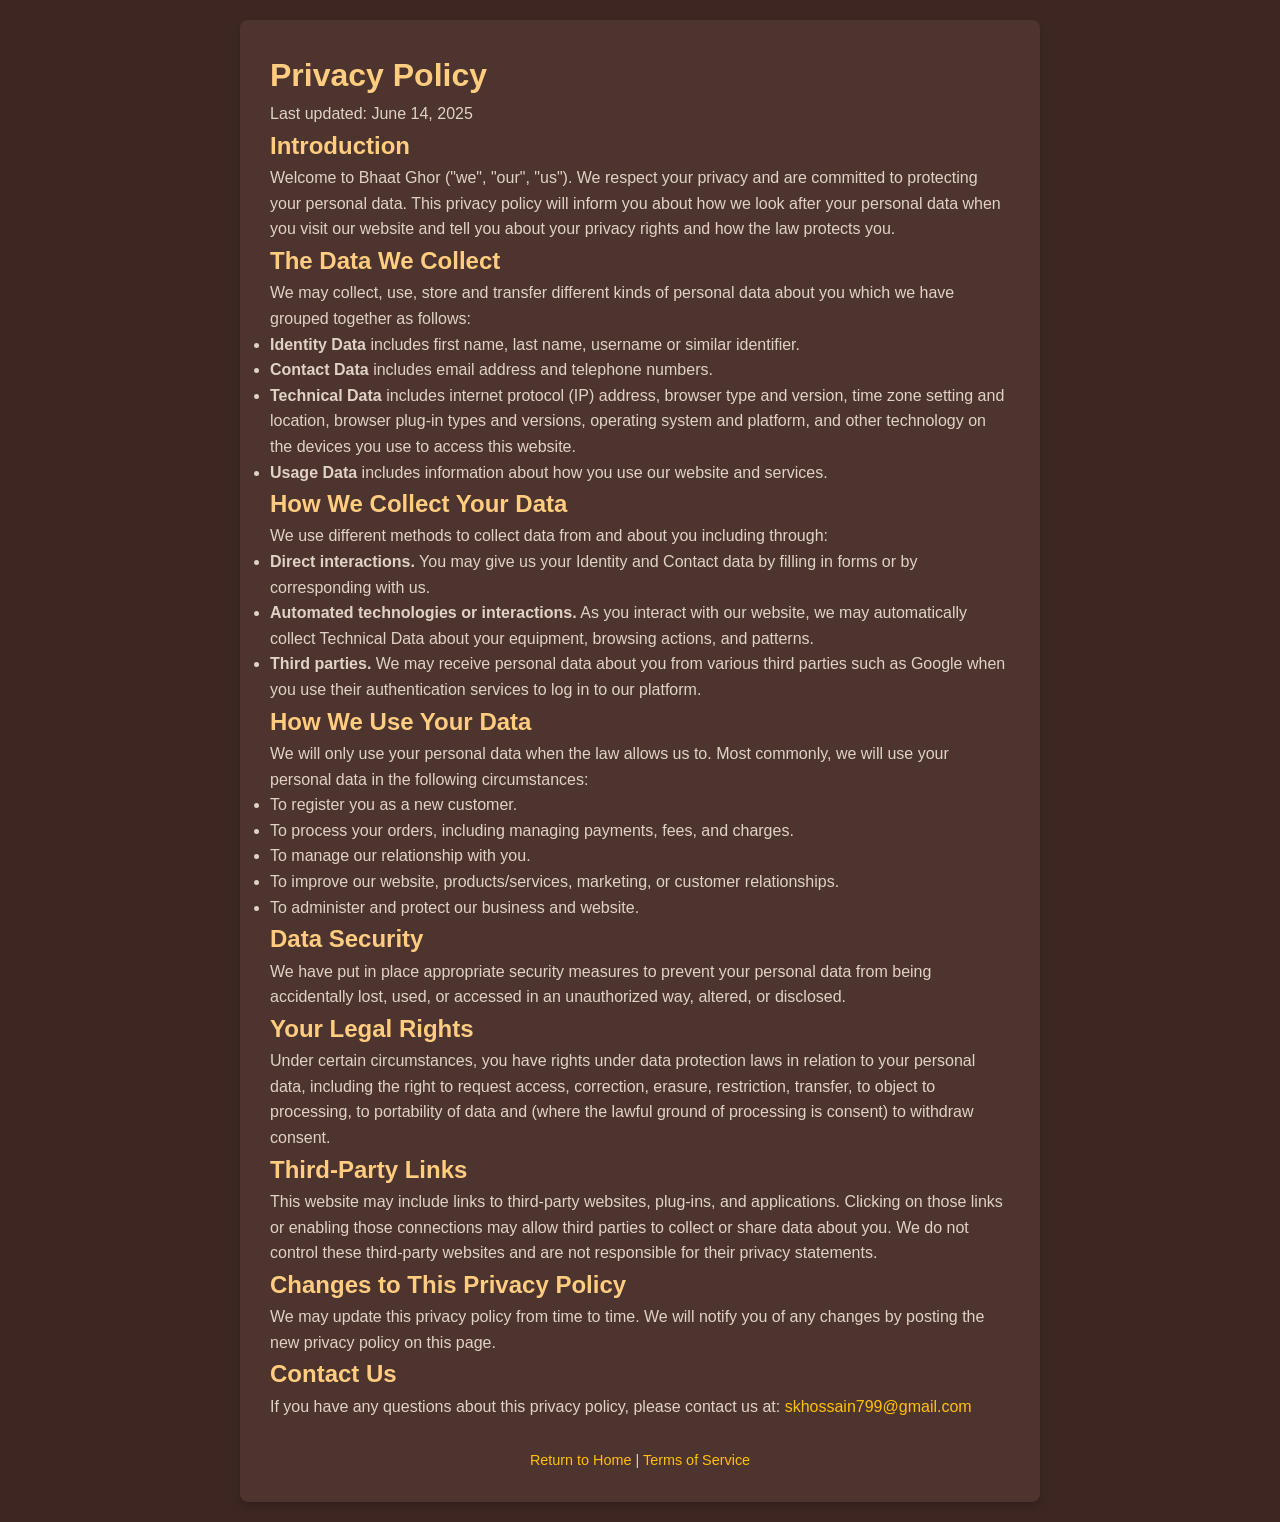
<file: frontend/pages/privacy-policy.html>
<!DOCTYPE html>
<html lang="en">

<head>
    <meta charset="UTF-8">
    <meta name="viewport" content="width=device-width, initial-scale=1.0">
    <title>Privacy Policy - Bhaat Ghor</title>
    <link rel="stylesheet" href="../css/index.css">
    <style>
        body {
            background-color: #3E2723;
            color: #e0d2c5;
            font-family: 'Arial', sans-serif;
            line-height: 1.6;
            padding: 20px;
        }

        .container {
            max-width: 800px;
            margin: 0 auto;
            background-color: #4E342E;
            padding: 30px;
            border-radius: 8px;
            box-shadow: 0 4px 8px rgba(0, 0, 0, 0.2);
        }

        h1,
        h2,
        h3 {
            color: #FFCC80;
        }

        a {
            color: #FFC107;
            text-decoration: none;
        }

        a:hover {
            text-decoration: underline;
        }

        .footer {
            margin-top: 30px;
            text-align: center;
            font-size: 0.9em;
        }
    </style>
</head>

<body>
    <div class="container">
        <h1>Privacy Policy</h1>
        <p>Last updated: June 14, 2025</p>

        <h2>Introduction</h2>
        <p>Welcome to Bhaat Ghor ("we", "our", "us"). We respect your privacy and are committed to protecting your personal data. This privacy policy will inform you about how we look after your personal data when you visit our website and tell you about your privacy rights and how the law protects you.</p>

        <h2>The Data We Collect</h2>
        <p>We may collect, use, store and transfer different kinds of personal data about you which we have grouped together as follows:</p>
        <ul>
            <li><strong>Identity Data</strong> includes first name, last name, username or similar identifier.</li>
            <li><strong>Contact Data</strong> includes email address and telephone numbers.</li>
            <li><strong>Technical Data</strong> includes internet protocol (IP) address, browser type and version, time zone setting and location, browser plug-in types and versions, operating system and platform, and other technology on the devices you use to access this website.</li>
            <li><strong>Usage Data</strong> includes information about how you use our website and services.</li>
        </ul>

        <h2>How We Collect Your Data</h2>
        <p>We use different methods to collect data from and about you including through:</p>
        <ul>
            <li><strong>Direct interactions.</strong> You may give us your Identity and Contact data by filling in forms or by corresponding with us.</li>
            <li><strong>Automated technologies or interactions.</strong> As you interact with our website, we may automatically collect Technical Data about your equipment, browsing actions, and patterns.</li>
            <li><strong>Third parties.</strong> We may receive personal data about you from various third parties such as Google when you use their authentication services to log in to our platform.</li>
        </ul>

        <h2>How We Use Your Data</h2>
        <p>We will only use your personal data when the law allows us to. Most commonly, we will use your personal data in the following circumstances:</p>
        <ul>
            <li>To register you as a new customer.</li>
            <li>To process your orders, including managing payments, fees, and charges.</li>
            <li>To manage our relationship with you.</li>
            <li>To improve our website, products/services, marketing, or customer relationships.</li>
            <li>To administer and protect our business and website.</li>
        </ul>

        <h2>Data Security</h2>
        <p>We have put in place appropriate security measures to prevent your personal data from being accidentally lost, used, or accessed in an unauthorized way, altered, or disclosed.</p>

        <h2>Your Legal Rights</h2>
        <p>Under certain circumstances, you have rights under data protection laws in relation to your personal data, including the right to request access, correction, erasure, restriction, transfer, to object to processing, to portability of data and (where the lawful ground of processing is consent) to withdraw consent.</p>

        <h2>Third-Party Links</h2>
        <p>This website may include links to third-party websites, plug-ins, and applications. Clicking on those links or enabling those connections may allow third parties to collect or share data about you. We do not control these third-party websites and are not responsible for their privacy statements.</p>

        <h2>Changes to This Privacy Policy</h2>
        <p>We may update this privacy policy from time to time. We will notify you of any changes by posting the new privacy policy on this page.</p>

        <h2>Contact Us</h2>
        <p>If you have any questions about this privacy policy, please contact us at: <a href="mailto:skhossain799@gmail.com">skhossain799@gmail.com</a></p>

        <div class="footer">
            <a href="../index.html">Return to Home</a> | <a href="terms-of-service.html">Terms of Service</a>
        </div>
    </div>
</body>

</html>
</file>
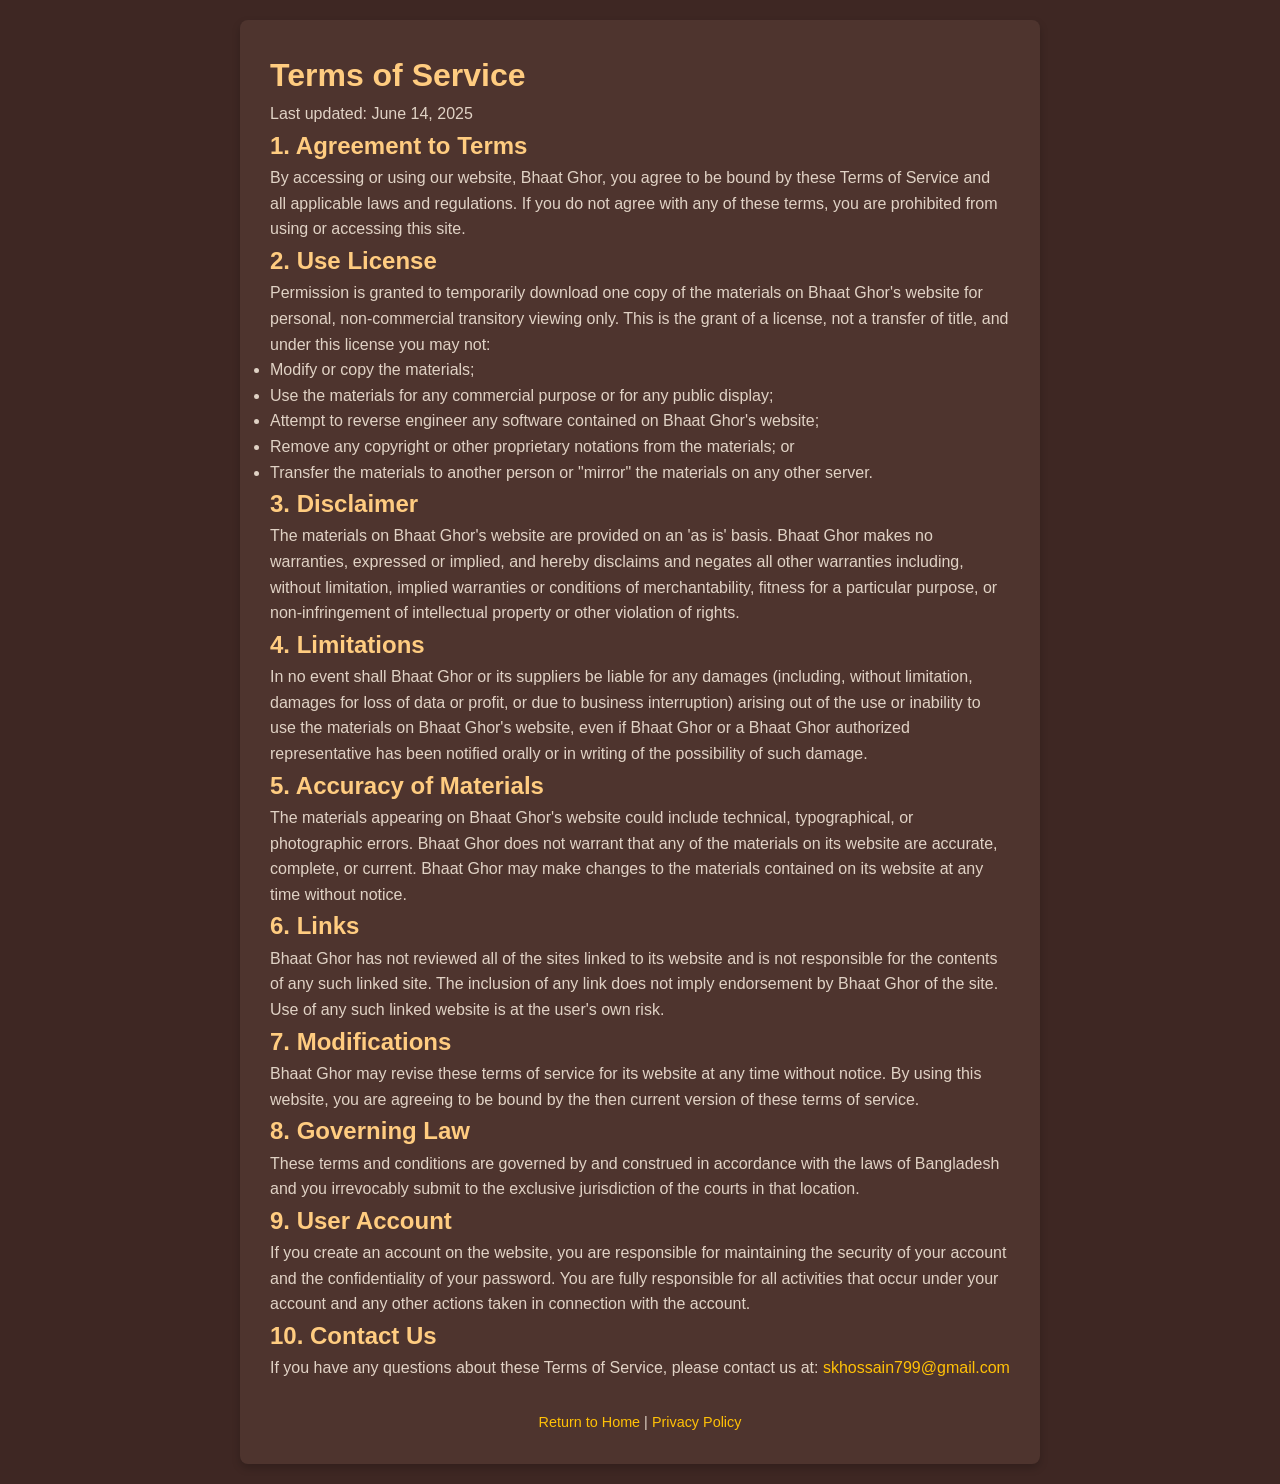
<file: frontend/pages/terms-of-service.html>
<!DOCTYPE html>
<html lang="en">

<head>
    <meta charset="UTF-8">
    <meta name="viewport" content="width=device-width, initial-scale=1.0">
    <title>Terms of Service - Bhaat Ghor</title>
    <link rel="stylesheet" href="../css/index.css">
    <style>
        body {
            background-color: #3E2723;
            color: #e0d2c5;
            font-family: 'Arial', sans-serif;
            line-height: 1.6;
            padding: 20px;
        }

        .container {
            max-width: 800px;
            margin: 0 auto;
            background-color: #4E342E;
            padding: 30px;
            border-radius: 8px;
            box-shadow: 0 4px 8px rgba(0, 0, 0, 0.2);
        }

        h1,
        h2,
        h3 {
            color: #FFCC80;
        }

        a {
            color: #FFC107;
            text-decoration: none;
        }

        a:hover {
            text-decoration: underline;
        }

        .footer {
            margin-top: 30px;
            text-align: center;
            font-size: 0.9em;
        }
    </style>
</head>

<body>
    <div class="container">
        <h1>Terms of Service</h1>
        <p>Last updated: June 14, 2025</p>

        <h2>1. Agreement to Terms</h2>
        <p>By accessing or using our website, Bhaat Ghor, you agree to be bound by these Terms of Service and all applicable laws and regulations. If you do not agree with any of these terms, you are prohibited from using or accessing this site.</p>

        <h2>2. Use License</h2>
        <p>Permission is granted to temporarily download one copy of the materials on Bhaat Ghor's website for personal, non-commercial transitory viewing only. This is the grant of a license, not a transfer of title, and under this license you may not:</p>
        <ul>
            <li>Modify or copy the materials;</li>
            <li>Use the materials for any commercial purpose or for any public display;</li>
            <li>Attempt to reverse engineer any software contained on Bhaat Ghor's website;</li>
            <li>Remove any copyright or other proprietary notations from the materials; or</li>
            <li>Transfer the materials to another person or "mirror" the materials on any other server.</li>
        </ul>

        <h2>3. Disclaimer</h2>
        <p>The materials on Bhaat Ghor's website are provided on an 'as is' basis. Bhaat Ghor makes no warranties, expressed or implied, and hereby disclaims and negates all other warranties including, without limitation, implied warranties or conditions of merchantability, fitness for a particular purpose, or non-infringement of intellectual property or other violation of rights.</p>

        <h2>4. Limitations</h2>
        <p>In no event shall Bhaat Ghor or its suppliers be liable for any damages (including, without limitation, damages for loss of data or profit, or due to business interruption) arising out of the use or inability to use the materials on Bhaat Ghor's website, even if Bhaat Ghor or a Bhaat Ghor authorized representative has been notified orally or in writing of the possibility of such damage.</p>

        <h2>5. Accuracy of Materials</h2>
        <p>The materials appearing on Bhaat Ghor's website could include technical, typographical, or photographic errors. Bhaat Ghor does not warrant that any of the materials on its website are accurate, complete, or current. Bhaat Ghor may make changes to the materials contained on its website at any time without notice.</p>

        <h2>6. Links</h2>
        <p>Bhaat Ghor has not reviewed all of the sites linked to its website and is not responsible for the contents of any such linked site. The inclusion of any link does not imply endorsement by Bhaat Ghor of the site. Use of any such linked website is at the user's own risk.</p>

        <h2>7. Modifications</h2>
        <p>Bhaat Ghor may revise these terms of service for its website at any time without notice. By using this website, you are agreeing to be bound by the then current version of these terms of service.</p>

        <h2>8. Governing Law</h2>
        <p>These terms and conditions are governed by and construed in accordance with the laws of Bangladesh and you irrevocably submit to the exclusive jurisdiction of the courts in that location.</p>

        <h2>9. User Account</h2>
        <p>If you create an account on the website, you are responsible for maintaining the security of your account and the confidentiality of your password. You are fully responsible for all activities that occur under your account and any other actions taken in connection with the account.</p>

        <h2>10. Contact Us</h2>
        <p>If you have any questions about these Terms of Service, please contact us at: <a href="mailto:skhossain799@gmail.com">skhossain799@gmail.com</a></p>

        <div class="footer">
            <a href="../index.html">Return to Home</a> | <a href="privacy-policy.html">Privacy Policy</a>
        </div>
    </div>
</body>

</html>
</file>
<file: frontend/css/index.css>
/* Design System Variables */
:root {
    --bg-color: #1a1a1a;     /* Dark background to match the image */
    --primary: #C0392B;      /* Deep red */
    --secondary: #F39C12;    /* Golden yellow */
    --text-color: #2C3E50;   /* Rich navy */
    --accent: #27AE60;       /* Green */
    --orange-btn: #E67E22;   /* Orange for Order Now button */
    --yellow-btn: #F39C12;   /* Yellow for Book a Table button */
    --white: #FFFFFF;        /* Pure white */
}

/* Reset some default browser styles */
* {
    margin: 0;
    padding: 0;
    box-sizing: border-box;
    font-family: 'Poppins', sans-serif; /* Primary font */
}

/* Hero section styling */
.hero-section {
    background-image: url('../images/backgrounds/hero-image.png');
    background-size: cover;
    background-position: center;
    background-repeat: no-repeat;
    min-height: 100vh; /* Changed from fixed height to minimum height */
    position: relative;
    color: var(--white);
    display: flex;
    flex-direction: column;
    padding: 0;
    background-color: var(--bg-color);
    padding-bottom: 2rem; /* Add padding at the bottom */
}

/* Dark overlay to make text readable */
.hero-section::before {
    content: '';
    position: absolute;
    top: 0;
    left: 0;
    width: 100%;
    height: 100%;
    background: rgba(0, 0, 0, 0.5);
    z-index: 1;
}

/* Position content above the overlay */
.hero-section > * {
    position: relative;
    z-index: 2;
}

/* Header with logo and navigation */
.hero-header {
    display: flex;
    justify-content: space-between;
    align-items: center;
    padding: 2rem 3rem;
    width: 100%;
}

/* Brand/Logo styling */
.brand-logo {
    font-family: 'Noto Serif', serif;
    font-size: 2.5rem;
    font-weight: 700;
    color: var(--white);
    text-decoration: none;
}

/* Navigation styling */
.hero-section nav {
    display: flex;
    align-items: center;
}

nav ul {
    display: flex;
    list-style: none;
    gap: 2.5rem;
    align-items: center;
    margin: 0;
    padding: 0;
}

nav li:last-child a {
    background-color: transparent;
    border: 2px solid var(--white);
    padding: 0.5rem 1.5rem;
    border-radius: 25px;
    transition: all 0.3s ease;
}

nav li:last-child a:hover {
    background-color: var(--white);
    color: var(--text-color);
}

nav a {
    color: var(--white);
    text-decoration: none;
    font-weight: 500;
    font-size: 1.1rem;
    transition: color 0.3s ease;
}

nav a:hover {
    color: var(--secondary);
}

/* Hero content styling */
.hero-content {
    display: flex;
    flex-direction: column;
    justify-content: center;
    align-items: flex-start;
    flex-grow: 1;
    padding: 0 3rem 4rem 3rem;
    max-width: 50%;
}

.hero-section h1 {
    font-family: 'Noto Serif', serif;
    font-size: 4.5rem;
    font-weight: 700;
    line-height: 1.1;
    margin-bottom: 1.5rem;
    color: var(--white);
}

.hero-section p {
    font-size: 1.2rem;
    font-weight: 400;
    margin-bottom: 2.5rem;
    color: var(--white);
    opacity: 0.9;
}

/* Button container */
.button-container {
    display: flex;
    gap: 1rem;
    align-items: center;
}

/* Button styling */
.btn {
    display: inline-block;
    padding: 1rem 2rem;
    font-size: 1.1rem;
    font-weight: 600;
    border-radius: 25px;
    cursor: pointer;
    transition: all 0.3s ease;
    text-decoration: none;
    border: none;
    font-family: 'Poppins', sans-serif;
    -webkit-font-smoothing: antialiased;
    -moz-osx-font-smoothing: grayscale;
    text-rendering: optimizeLegibility;
}

.btn-primary {
    background-color: var(--orange-btn);
    color: var(--white);
}

.btn-primary:hover {
    background-color: #D35400;
    transform: translateY(-2px);
}

.btn-secondary {
    background-color: var(--orange-btn);
    color: var(--white);
}

.btn-secondary:hover {
    background-color: #D35400;
    transform: translateY(-2px);
}

/* Legacy button support */
button {
    background-color: var(--orange-btn);
    color: var(--white);
    border: none;
    padding: 1rem 2rem;
    font-size: 1.1rem;
    font-weight: 600;
    border-radius: 25px;
    cursor: pointer;
    transition: all 0.3s ease;
    font-family: 'Poppins', sans-serif;
    -webkit-font-smoothing: antialiased;
    -moz-osx-font-smoothing: grayscale;
    text-rendering: optimizeLegibility;
}

button:hover {
    background-color: #D35400;
    transform: translateY(-2px);
}

button#book-table-btn {
    background-color: var(--orange-btn);
}

button#book-table-btn:hover {
    background-color: #D35400;
}

/* Footer styling */
footer {
    position: absolute;
    bottom: 2rem;
    left: 3rem;
    z-index: 3;
    width: auto;
}

footer p {
    color: var(--white);
    font-size: 1rem;
    font-weight: 400;
    margin: 0;
    opacity: 0.8;
}

/* Responsive Design */
@media (max-width: 768px) {
    .hero-header {
        padding: 1.5rem;
        flex-direction: column;
        gap: 1.5rem;
    }
    
    .brand-logo {
        font-size: 2rem;
    }
    
    nav ul {
        gap: 1.5rem;
        flex-wrap: wrap;
        justify-content: center;
    }
    
    nav a {
        font-size: 1rem;
    }
      .hero-content {
        max-width: 100%;
        padding: 0 1.5rem 2rem 1.5rem;
        flex: 1;
        display: flex;
        flex-direction: column;
    }
    
    .hero-section h1 {
        font-size: 3rem;
    }
    
    .hero-section p {
        font-size: 1.1rem;
    }
    
    .button-container {
        flex-direction: column;
        gap: 1rem;
        width: 100%;
    }
    
    .btn, button {
        width: 100%;
        text-align: center;
    }
      footer {
        position: relative;
        left: 1.5rem;
        bottom: auto;
        margin-top: 2rem;
    }
}

@media (max-width: 480px) {
    .hero-section h1 {
        font-size: 2.5rem;
    }
    
    .brand-logo {
        font-size: 1.8rem;
    }
    
    .button-container {
        margin-bottom: 4rem;  /* Add more margin below the buttons */
    }
    
    footer {
        position: static;  /* Make the footer follow normal document flow */
        margin: 2rem 0 1rem 1.5rem;  /* Add margin for spacing */
    }
}

/* Smooth scrolling */
html {
    scroll-behavior: smooth;
}

/* Body styling */
body {
    background-color: var(--bg-color);
    color: var(--text-color);
    line-height: 1.6;
    min-height: 100vh;
    position: relative;
}
</file>
<file: frontend/css/auth.css>
/* User avatar and dropdown styles */
.user-menu-item {
    position: relative;
}

.user-dropdown {
    position: relative;
    display: inline-block;
}

.user-avatar {
    width: 40px;
    height: 40px;
    border-radius: 50%;
    border: 2px solid #f0dcbf;
    cursor: pointer;
    transition: all 0.3s ease;
    object-fit: cover;
}

.user-avatar:hover {
    border-color: #d4b896;
    transform: scale(1.05);
}

.dropdown-menu {
    position: absolute;
    top: 100%;
    right: 0;
    background-color: #150a01;
    border: 1px solid #d4b896;
    border-radius: 8px;
    min-width: 200px;
    box-shadow: 0 4px 12px rgba(0, 0, 0, 0.3);
    opacity: 0;
    visibility: hidden;
    transform: translateY(-10px);
    transition: all 0.3s ease;
    z-index: 1000;
    margin-top: 10px;
}

.dropdown-menu.show {
    opacity: 1;
    visibility: visible;
    transform: translateY(0);
}

.dropdown-item {
    display: flex;
    align-items: center;
    padding: 12px 16px;
    color: #f0dcbf;
    text-decoration: none;
    font-size: 14px;
    transition: background-color 0.3s ease;
    border: none;
    background: none;
    cursor: pointer;
    width: 100%;
    box-sizing: border-box;
}

.dropdown-item:last-child {
    border-bottom: none;
    border-bottom-left-radius: 8px;
    border-bottom-right-radius: 8px;
}

.dropdown-item:hover {
    background-color: rgba(212, 184, 150, 0.1);
    color: #d4b896;
}

.dropdown-item i {
    margin-right: 10px;
    width: 16px;
    text-align: center;
}

/* Arrow pointing up to the avatar */
.dropdown-menu::before {
    content: '';
    position: absolute;
    top: -8px;
    right: 20px;
    width: 0;
    height: 0;
    border-left: 8px solid transparent;
    border-right: 8px solid transparent;
    border-bottom: 8px solid #d4b896;
}

.dropdown-menu::after {
    content: '';
    position: absolute;
    top: -7px;
    right: 20px;
    width: 0;
    height: 0;
    border-left: 8px solid transparent;
    border-right: 8px solid transparent;
    border-bottom: 8px solid #150a01;
}

/* Responsive adjustments */
@media (max-width: 768px) {
    .user-avatar {
        width: 35px;
        height: 35px;
    }
    
    .dropdown-menu {
        min-width: 180px;
        right: -10px;
    }
    
    .dropdown-item {
        padding: 10px 14px;
        font-size: 13px;
    }
}
</file>
<file: frontend/css/contact.css>
* {
    margin: 0;
    padding: 0;
    box-sizing: border-box;
}

body {
    font-family: 'Open Sans', sans-serif;
    background-color: #150a01;
    color: #f0dcbf;
    line-height: 1.6;
    min-height: 100vh;
    display: flex;
    flex-direction: column;
}

/* Hero header navigation styles */
.hero-header {
    display: flex;
    justify-content: space-between;
    align-items: center;
    padding: 2rem 3rem;
    width: 100%;
}

.brand-logo {
    font-family: 'Playfair Display', serif;
    font-size: 2.5rem;
    font-weight: 700;
    color: #f0dcbf;
    text-decoration: none;
}

nav ul {
    display: flex;
    list-style: none;
    gap: 2.5rem;
    align-items: center;
    margin: 0;
    padding: 0;
}

nav a {
    color: #f0dcbf;
    text-decoration: none;
    font-weight: 500;
    font-size: 1.1rem;
    transition: color 0.3s ease;
}

nav a:hover,
nav a.active {
    color: #d4b896;
}

nav li:last-child a {
    background-color: transparent;
    border: 2px solid #f0dcbf;
    padding: 0.5rem 1.5rem;
    border-radius: 25px;
    transition: all 0.3s ease;
}

nav li:last-child a:hover {
    background-color: #f0dcbf;
    color: #150a01;
}

/* Main container */
.contact-container {
    flex: 1;
    padding: 0 5% 2rem;
    position: relative;
}

.contact-wrapper {
    max-width: 1200px;
    margin: 0 auto;
    padding-bottom: 2rem;
}

/* Page title */
.page-title {
    font-size: 4.5rem;
    font-weight: 300;
    color: #f0dcbf;
    margin: 2rem 0;
    font-family: 'Playfair Display', serif;
}

/* Contact intro section */
.contact-intro {
    margin-bottom: 3rem;
}

.contact-intro h2 {
    font-size: 2.5rem;
    font-weight: 400;
    margin-bottom: 0.5rem;
    font-family: 'Playfair Display', serif;
}

.tagline {
    font-size: 2rem;
    margin-bottom: 1.5rem;
    font-family: 'Playfair Display', serif;
}

.support-info {
    max-width: 600px;
    margin-top: 1.5rem;
}

/* Contact content layout */
.contact-content {
    display: grid;
    grid-template-columns: 1fr 1fr;
    gap: 3rem;
    margin-bottom: 4rem;
}

/* Left column styles */
.left-column {
    display: flex;
    flex-direction: column;
    gap: 2rem;
}

.map-container {
    position: relative;
    border-radius: 8px;
    overflow: hidden;
    margin-bottom: 1rem;
    z-index: 1;
}

/* Fix for Google Maps iframe */
.map-container iframe {
    position: relative;
    z-index: 1;
    width: 100%;
    height: 280px;
    border: 0;
    display: block;
}

/* Additional map styling to fix copyright positioning */
.map-container::after {
    content: "";
    position: absolute;
    top: 0;
    left: 0;
    right: 0;
    bottom: 0;
    pointer-events: none;
    border-radius: 8px;
    z-index: 3;
}

.address {
    margin-top: 1rem;
    text-align: center;
    font-size: 1rem;
    position: relative;
    z-index: 10;
}

.contact-details {
    display: flex;
    flex-direction: column;
    gap: 1rem;
    margin: 1.5rem 0;
}

.contact-item {
    display: flex;
    align-items: center;
    gap: 1rem;
    font-size: 1.1rem;
    margin-bottom: 1rem;
}

.contact-item i {
    font-size: 1.2rem;
    color: #a65511;
    width: 24px;
    text-align: center;
}

.social-media h3 {
    margin-bottom: 1rem;
    font-size: 1.2rem;
    font-family: 'Playfair Display', serif;
}

.social-icons {
    display: flex;
    gap: 1rem;
    flex-wrap: wrap;
}

.social-icon {
    display: flex;
    align-items: center;
    justify-content: center;
    width: 40px;
    height: 40px;
    border-radius: 50%;
    background-color: #a65511;
    color: #f0dcbf;
    font-size: 1.2rem;
    transition: all 0.3s ease;
    text-decoration: none;
}

.social-icon:hover {
    background-color: #f0dcbf;
    color: #150a01;
    transform: translateY(-3px);
}

/* Right column styles */
.right-column {
    display: flex;
    flex-direction: column;
    gap: 2rem;
}

.hours-section {
    margin-bottom: 1.5rem;
}

.hours-section h3 {
    margin-bottom: 1rem;
    font-size: 1.3rem;
    font-family: 'Playfair Display', serif;
}

.contact-form-section h3 {
    margin-bottom: 1.5rem;
    font-size: 1.3rem;
    font-family: 'Playfair Display', serif;
}

/* Form styles */
.reservation-form {
    display: flex;
    flex-direction: column;
    gap: 1rem;
}

.form-group {
    margin-bottom: 1rem;
}

.form-group label {
    display: block;
    margin-bottom: 0.5rem;
    font-size: 1rem;
}

.form-group input {
    width: 100%;
    padding: 0.8rem 1rem;
    background-color: transparent;
    border: 1px solid rgba(240, 220, 191, 0.3);
    border-radius: 4px;
    color: #f0dcbf;
    font-size: 1rem;
    font-family: 'Open Sans', sans-serif;
}

.form-group input:focus {
    outline: none;
    border-color: #a65511;
}

.form-group input::placeholder {
    color: rgba(240, 220, 191, 0.5);
}

.submit-btn {
    padding: 1rem 1.5rem;
    background-color: #a65511;
    color: #f0dcbf;
    border: none;
    border-radius: 4px;
    font-size: 1.1rem;
    font-weight: 600;
    cursor: pointer;
    transition: all 0.3s ease;
    margin-top: 1rem;
}

.submit-btn:hover {
    background-color: #8a4609;
}

/* FAQ section */
.faq-section {
    margin-top: 3rem;
    padding-top: 2rem;
    border-top: 1px solid rgba(240, 220, 191, 0.2);
}

.faq-section h2 {
    margin-bottom: 2rem;
    font-size: 2rem;
    font-weight: 400;
    font-family: 'Playfair Display', serif;
}

.faq-questions {
    display: flex;
    flex-direction: column;
    gap: 1.5rem;
}

.faq-item {
    margin-bottom: 1rem;
}

.question {
    font-weight: 600;
    font-size: 1.1rem;
    margin-bottom: 0.5rem;
    color: #f0dcbf;
}

.answer {
    font-size: 1rem;
    color: rgba(240, 220, 191, 0.8);
    margin-left: 1rem;
    display: none; /* Hide answers by default for accordion effect */
}

.faq-item:hover .answer {
    display: block; /* Show answers on hover */
}

/* Footer styling */
.footer-container {
    position: relative;
    width: 100%;
    height: 6rem;
    clear: both;
}

footer {
    position: absolute;
    bottom: 2rem;
    left: 3rem;
    z-index: 3;
    background-color: transparent;
}

footer p {
    color: #f0dcbf;
    font-size: 1rem;
    font-weight: 400;
    margin: 0;
    opacity: 0.8;
}

@media (max-width: 768px) {
    footer {
        left: 1.5rem;
        bottom: 1rem;
    }
}

/* Media queries for responsiveness */
@media (max-width: 992px) {
    .contact-content {
        grid-template-columns: 1fr;
    }
    
    .page-title {
        font-size: 3.5rem;
    }
    
    .tagline {
        font-size: 1.8rem;
    }
}

@media (max-width: 768px) {
    .hero-header {
        padding: 1.5rem;
        flex-direction: column;
        gap: 1rem;
    }
    
    nav ul {
        gap: 1.5rem;
        flex-wrap: wrap;
        justify-content: center;
    }
    
    .page-title {
        font-size: 3rem;
    }
    
    .support-info {
        max-width: 100%;
    }
    
    .contact-intro h2,
    .tagline {
        text-align: center;
    }
    
    .contact-details,
    .social-media {
        align-items: center;
    }
}
</file>
<file: frontend/css/food-cart.css>
body {
    background-color: #150a01;
    color: #f0dcbf;
    font-family: 'Poppins', sans-serif;
    min-height: 100vh;
}

.cart-page {
    background-image: url('../images/backgrounds/coffeebackground.png');
    background-size: cover;
    background-position: center;
    background-attachment: fixed;
    min-height: 100vh;
    position: relative;
    color: #f0dcbf;
}

/* Semi-transparent overlay for better text readability */
.cart-page::before {
    content: '';
    position: absolute;
    top: 0;
    left: 0;
    width: 100%;
    height: 100%;
    background: linear-gradient(
        to bottom,
        rgba(10, 10, 10, 0.7) 0%,
        rgba(10, 10, 10, 0.6) 50%,
        rgba(10, 10, 10, 0.8) 100%
    );
    z-index: 1;
}

/* Position content above the overlay */
.cart-page > * {
    position: relative;
    z-index: 2;
}

/* Hero header navigation styles */
.hero-header {
    display: flex;
    justify-content: space-between;
    align-items: center;
    padding: 2rem;
    width: 100%;
    box-sizing: border-box;
}

.brand-logo {
    font-family: 'Playfair Display', serif;
    font-size: 2.5rem;
    font-weight: 700;
    color: #f0dcbf;
    text-decoration: none;
}

nav {
    display: flex;
    flex-wrap: nowrap;
}

nav ul {
    display: flex;
    list-style: none;
    gap: 1.5rem;
    align-items: center;
    flex-wrap: nowrap;
    padding: 0;
    margin: 0;
}

nav a {
    color: #f0dcbf;
    text-decoration: none;
    font-weight: 500;
    font-size: 1.1rem;
    transition: color 0.3s ease;
}

nav a:hover,
nav a.active {
    color: #d4b896;
}

nav li:last-child a {
    background-color: transparent;
    border: 2px solid #f0dcbf;
    padding: 0.5rem 1.5rem;
    border-radius: 25px;
    transition: all 0.3s ease;
}

nav li:last-child a:hover {
    background-color: #f0dcbf;
    color: #150a01;
}

/* Cart Container */
.cart-container {
    max-width: 1000px;
    margin: 0 auto;
    padding: 2rem;
}

.cart-header {
    text-align: left;
    margin-bottom: 3rem;
}

.cart-header h1 {
    font-family: 'Playfair Display', serif;
    font-size: 4rem;
    margin-bottom: 1.5rem;
    color: #e2c9a1;
    font-weight: 500;
}

.cart-icon-large {
    font-size: 5rem;
    color: #a65511;
    margin-bottom: 1.5rem;
    display: block;
    text-align: center;
}

/* Empty Cart */
.empty-cart {
    text-align: center;
    padding: 5rem 0;
}

.empty-cart h2 {
    font-family: 'Playfair Display', serif;
    font-size: 2.5rem;
    margin-bottom: 1.5rem;
    color: #e2c9a1;
}

.empty-cart p {
    margin-bottom: 2.5rem;
    font-size: 1.2rem;
    color: #a99275;
}

.browse-menu-btn {
    display: inline-block;
    padding: 1.2rem 2.5rem;
    background-color: #a65511;
    color: #e2c9a1;
    text-decoration: none;
    font-weight: 600;
    border-radius: 2px;
    transition: all 0.3s ease;
    text-transform: uppercase;
    letter-spacing: 1px;
}

.browse-menu-btn:hover {
    background-color: #c36614;
}

/* Cart Items */
.cart-items {
    margin-bottom: 2rem;
}

.cart-item {
    display: flex;
    align-items: flex-start;
    padding: 1.5rem 0;
    border-bottom: 1px solid rgba(240, 220, 191, 0.2);
    margin-bottom: 1rem;
    position: relative;
    min-height: 140px;
    height: 150px;
}

.cart-item-image {
    width: 120px;
    height: 120px;
    object-fit: cover;
    border-radius: 50%;
    margin-right: 1.5rem;
}

.cart-item-details {
    flex: 1;
    width: calc(100% - 300px);
    max-width: 500px;
    padding-right: 0;
    box-sizing: border-box;
}

.cart-item-title {
    font-size: 1.8rem;
    font-weight: 600;
    margin-bottom: 0.5rem;
    color: #e2c9a1;
    font-family: 'Playfair Display', serif;
}

.cart-item-price {
    font-size: 1.6rem;
    color: #e2c9a1;
    font-weight: 600;
    text-align: right;
    position: absolute !important;
    right: 0 !important;
    bottom: 30px !important;
    width: 150px !important;
    font-family: 'Poppins', sans-serif;
}

.cart-item-description {
    font-size: 1rem;
    color: #a99275;
    margin-bottom: 0.5rem;
    max-width: 100%;
    overflow: hidden;
    text-overflow: ellipsis;
    display: -webkit-box;
    -webkit-line-clamp: 2;
    line-clamp: 2;
    -webkit-box-orient: vertical;
    max-height: 2.5rem;
}

.cart-item-actions {
    display: flex;
    align-items: center;
    gap: 1rem;
    position: absolute !important;
    right: 0 !important;
    top: 30px !important;
    width: 150px !important;
    transform: none !important;
}

.quantity-control {
    display: flex;
    align-items: center;
    margin-right: 1rem;
}

.quantity-btn {
    width: 40px;
    height: 40px;
    display: flex;
    justify-content: center;
    align-items: center;
    background-color: rgba(15, 10, 5, 0.8);
    border: 1px solid #a65511;
    color: #e2c9a1;
    font-size: 1.2rem;
    cursor: pointer;
    transition: all 0.2s ease;
}

.quantity-btn:hover {
    background-color: #a65511;
}

.quantity-num {
    min-width: 60px;
    height: 40px;
    display: flex;
    align-items: center;
    justify-content: center;
    font-size: 1.3rem;
    color: #e2c9a1;
    background-color: rgba(15, 10, 5, 0.3);
    text-align: center;
    border-top: 1px solid #a65511;
    border-bottom: 1px solid #a65511;
}

.remove-item-btn {
    background-color: #150a01;
    border: 1px solid rgba(192, 57, 43, 0.5);
    color: #e2c9a1;
    width: 40px;
    height: 40px;
    display: flex;
    justify-content: center;
    align-items: center;
    font-size: 1.2rem;
    cursor: pointer;
    transition: all 0.2s ease;
}

.remove-item-btn:hover {
    background-color: #5d0e0e;
}

/* Cart Summary */
.cart-summary {
    padding: 1.5rem 0;
    margin-top: 2rem;
}

.summary-title {
    font-family: 'Playfair Display', serif;
    font-size: 2.2rem;
    margin-bottom: 1.5rem;
    color: #e2c9a1;
    font-weight: 500;
}

.summary-line {
    display: flex;
    justify-content: space-between;
    margin-bottom: 1rem;
    font-size: 1.2rem;
}

.summary-line span:first-child {
    color: #a99275;
}

.summary-line span:last-child {
    color: #e2c9a1;
    font-weight: 600;
    font-family: 'Poppins', sans-serif;
}

.total-line {
    display: flex;
    justify-content: space-between;
    padding-top: 1rem;
    margin-bottom: 1.5rem;
    border-top: 1px solid rgba(240, 220, 191, 0.2);
}

.total-line span {
    font-size: 2rem;
    font-weight: 600;
    color: #e2c9a1;
    font-family: 'Poppins', sans-serif;
}

.checkout-btn {
    display: block;
    width: 100%;
    padding: 1.2rem;
    background-color: #a65511;
    color: #e2c9a1;
    text-align: center;
    font-size: 1.2rem;
    font-weight: 600;
    border: none;
    border-radius: 2px;
    cursor: pointer;
    transition: all 0.3s ease;
    text-transform: uppercase;
    letter-spacing: 1px;
}

.checkout-btn:hover {
    background-color: #c36614;
}

/* Shopping Cart Badge */
.cart-badge {
    position: relative;
    margin-right: 15px;
}

.cart-badge .fa-shopping-cart {
    font-size: 1.2rem;
    color: #f0dcbf;
}

.cart-count {
    position: absolute;
    top: -10px;
    right: -10px;
    background-color: #a65511;
    color: #f0dcbf;
    font-size: 0.75rem;
    width: 20px;
    height: 20px;
    display: flex;
    justify-content: center;
    align-items: center;
    border-radius: 50%;
}

/* Footer */
footer {
    padding: 2rem;
    text-align: center;
    position: relative;
    z-index: 2;
}

footer p {
    color: #f0dcbf;
    font-size: 0.9rem;
    opacity: 0.7;
}

/* Consistent font styling for all currency symbols */
.cart-item-price, 
#subtotal, 
#delivery, 
#tax, 
#total,
.summary-line span:last-child,
.total-line span {
    font-family: 'Poppins', sans-serif !important;
}

/* Fixed position overrides */
.cart-item {
    height: 150px;
}

.cart-item-actions {
    position: absolute !important;
    right: 0 !important;
    top: 30px !important;
    width: 150px !important;
    transform: none !important;
}

.cart-item-price {
    position: absolute !important;
    right: 0 !important;
    bottom: 30px !important;
    width: 150px !important;
}

/* Override mobile styles to ensure consistent placement */
@media (max-width: 768px) {
    .cart-item {
        min-height: 150px;
        padding-bottom: 0;
    }
    
    .cart-item-actions {
        top: 30px !important;
    }
    
    .cart-item-price {
        bottom: 30px !important;
    }
}

/* Responsive design */
@media (max-width: 768px) {
    .hero-header {
        flex-direction: column;
        padding: 1.2rem;
        gap: 1rem;
        align-items: center;
    }
    
    .brand-logo {
        font-size: 2rem;
    }
    
    nav {
        width: 100%;
        margin-top: 1rem;
        justify-content: center;
    }
    
    nav ul {
        flex-wrap: wrap;
        justify-content: center;
        gap: 1.2rem 2rem;
    }
      nav li:last-child {
        margin-top: 0.5rem;
        width: 100%;
        text-align: center;
    }
      nav li:last-child a {
        display: inline-block;
        padding: 0.5rem 2rem;
        width: auto;
    }
    .cart-item-details {
        padding-right: 0;
        width: 100%;
    }
    
    .cart-item-actions {
        right: 0;
    }
}

@media (max-width: 480px) {
    .hero-header {
        padding: 1rem 0.5rem;
    }
    
    .brand-logo {
        font-size: 1.8rem;
    }
    
    nav ul {
        padding: 0;
        gap: 0.8rem;
    }
    
    nav a {
        font-size: 1rem;
    }
    
    .cart-item {
        flex-direction: column;
        align-items: flex-start;
        padding-bottom: 6rem;
        min-height: 180px;
    }
    
    .cart-item-image {
        width: 100px;
        height: 100px;
        margin-right: 0;
        margin-bottom: 1rem;
    }
    
    .cart-item-details {
        width: 100%;
        padding-right: 0;
    }
    
    .cart-item-actions {
        position: absolute;
        width: 150px;
        bottom: 60px;
        right: 0;
        top: auto;
        justify-content: flex-end;
    }
    
    .cart-item-price {
        bottom: 20px;
        width: 150px;
    }
}

@media (min-width: 481px) and (max-width: 768px) {
    .cart-item {
        position: relative;
        padding-bottom: 1.5rem;
    }
    
    .cart-item-details {
        width: calc(100% - 270px);
        padding-right: 0;
    }
    
    .cart-item-actions {
        position: absolute;
        right: 0;
        top: 30px;
        transform: none;
        width: 150px;
    }
    
    .cart-item-price {
        position: absolute;
        right: 0;
        bottom: 30px;
        width: 150px;
    }
}
</file>
<file: frontend/css/menu.css>
.menu-page {
    background-image: url('../images/backgrounds/coffeebackground.png');
    background-size: cover;
    background-position: center;
    background-attachment: fixed;
    min-height: 100vh;
    position: relative;
    color: var(--white);
}

/* Semi-transparent overlay for better text readability */
.menu-page::before {
    content: '';
    position: absolute;
    top: 0;
    left: 0;
    width: 100%;
    height: 100%;
    background: linear-gradient(
        to bottom,
        rgba(10, 10, 10, 0.6) 0%,
        rgba(10, 10, 10, 0.5) 50%,
        rgba(10, 10, 10, 0.7) 100%
    ); /* Lighter overlay to blend with food images */
    z-index: 1;
}

/* Position content above the overlay */
.menu-page > * {
    position: relative;
    z-index: 2;
}

/* Menu header styling */
.menu-header {
    text-align: center;
    padding: 4rem 0 3rem;
    position: relative;
}

.menu-header::after {
    content: '';
    position: absolute;
    bottom: 0;
    left: 50%;
    transform: translateX(-50%);
    width: 100px;
    height: 3px;
    background-color: var(--secondary);
    opacity: 0.7;
}

.menu-header h1 {
    font-family: 'Noto Serif', serif;
    font-size: 3.8rem;
    color: var(--white);
    margin-bottom: 1rem;
    text-shadow: 0 3px 5px rgba(0, 0, 0, 0.4);
    letter-spacing: 1px;
}

.menu-header p {
    font-size: 1.2rem;
    color: rgba(255, 255, 255, 0.9);
    max-width: 800px;
    margin: 0 auto;
    font-weight: 300;
    line-height: 1.6;
}

/* Menu categories */
.menu-categories {
    display: flex;
    justify-content: center;
    gap: 1rem;
    margin: 3rem 0;
    flex-wrap: wrap;
    padding: 0 1rem;
    position: relative;
    z-index: 3;
}

.category-btn {
    background: rgba(26, 26, 26, 0.4);
    border: 1px solid rgba(243, 156, 18, 0.5);
    color: var(--white);
    padding: 0.6rem 1.8rem;
    border-radius: 30px;
    cursor: pointer;
    transition: all 0.3s ease;
    font-weight: 500;
    backdrop-filter: blur(5px);
    -webkit-backdrop-filter: blur(5px);
}

.category-btn:hover, .category-btn.active {
    background-color: var(--secondary);
    transform: translateY(-2px);
    border-color: transparent;
}

/* Menu items container */
.menu-items-container {
    display: grid;
    grid-template-columns: repeat(auto-fill, minmax(350px, 1fr));
    gap: 2.5rem;
    padding: 2rem 3rem 5rem;
    max-width: 1400px;
    margin: 0 auto;
    position: relative;
    z-index: 2;
}

/* Individual menu item card */
.menu-item {
    background: transparent;
    border-radius: 0;
    overflow: visible;
    position: relative;
    transition: all 0.3s ease; /* Enhanced transition for filtering */
    height: auto; /* Remove fixed height to allow content to determine height */
    min-height: 450px; /* Minimum height for consistency */
    display: flex;
    flex-direction: column;
    opacity: 1;
    transform: scale(1);
}

.menu-item:hover {
    transform: translateY(-5px);
}

/* New container for menu item images */
.menu-item-image-container {
    height: 300px;
    overflow: hidden;
    position: relative;
    border-radius: 8px 8px 0 0;
}

.menu-item-image {
    width: 100%;
    height: 100%;
    object-fit: cover;
    object-position: center;
    display: block;
    transition: all 0.5s ease;
    filter: brightness(0.85) contrast(1.1);
}

.menu-item:hover .menu-item-image {
    transform: scale(1.05);
    filter: brightness(0.95) contrast(1.1);
}

.menu-item-content {
    position: relative;
    padding: 1.5rem;
    margin-top: -50px;
    background: rgba(0, 0, 0, 0.5);
    backdrop-filter: blur(8px);
    -webkit-backdrop-filter: blur(8px);
    border-radius: 8px;
    transform: translateZ(0); /* Helps with mobile rendering */
    border: 1px solid rgba(255, 255, 255, 0.05);
    box-shadow: 0 10px 25px rgba(0, 0, 0, 0.2);
    flex: 1; /* Take remaining space */
    display: flex;
    flex-direction: column;
    justify-content: space-between;
    overflow: hidden; /* Ensure content doesn't overflow */
}

.menu-item-header {
    display: flex;
    justify-content: space-between;
    align-items: center;
    margin-bottom: 1rem;
    padding-bottom: 0.75rem;
    border-bottom: 1px solid rgba(243, 156, 18, 0.3);
}

.menu-item-title {
    font-family: 'Noto Serif', serif;
    font-size: 1.6rem;
    color: var(--white);
    text-shadow: 0 2px 4px rgba(0, 0, 0, 0.3);
    letter-spacing: 0.5px;
}

.menu-item-price {
    color: var(--secondary);
    font-weight: 700;
    font-size: 1.4rem;
    text-shadow: 0 2px 4px rgba(0, 0, 0, 0.3);
}

.menu-item-description {
    color: rgba(255, 255, 255, 0.85);
    margin-bottom: 1.5rem;
    line-height: 1.6;
    font-weight: 300;
    font-size: 0.95rem;
    flex: 1; /* Take available space */
    display: -webkit-box;
    -webkit-line-clamp: 3; /* Limit to 3 lines */
    line-clamp: 3; /* Standard property for compatibility */
    -webkit-box-orient: vertical;
    overflow: hidden;
    text-overflow: ellipsis;
}

.add-to-cart {
    background-color: transparent;
    color: var(--white);
    border: 1px solid var(--secondary);
    padding: 0.7rem 1.5rem;
    border-radius: 30px;
    cursor: pointer;
    font-weight: 500;
    display: flex;
    align-items: center;
    justify-content: center;
    gap: 0.5rem;
    transition: all 0.3s ease;
    text-transform: uppercase;
    letter-spacing: 1px;
    font-size: 0.85rem;
}

.add-to-cart:hover {
    background-color: var(--secondary);
    color: #1a1a1a;
}

/* Animation for filtered items */
.menu-item.filtering {
    transition: all 0.3s ease;
}

.menu-item.hide {
    opacity: 0;
    transform: scale(0.8);
    pointer-events: none;
}

.menu-item.show {
    opacity: 1;
    transform: scale(1);
    pointer-events: auto;
}

/* Loading state for category filtering */
.menu-categories {
    position: relative;
}

.menu-categories.loading::after {
    content: '';
    position: absolute;
    top: 50%;
    right: -30px;
    transform: translateY(-50%);
    width: 20px;
    height: 20px;
    border: 2px solid var(--secondary);
    border-top: 2px solid transparent;
    border-radius: 50%;
    animation: spin 1s linear infinite;
}

@keyframes spin {
    0% { transform: translateY(-50%) rotate(0deg); }
    100% { transform: translateY(-50%) rotate(360deg); }
}

/* Empty state when no items match filter */
.no-items-message {
    text-align: center;
    padding: 3rem;
    color: var(--white);
    font-size: 1.2rem;
    opacity: 0.8;
    display: none;
}

.no-items-message.show {
    display: block;
}

/* Hero header navigation styles */
.hero-header {
    display: flex;
    justify-content: space-between;
    align-items: center;
    padding: 2rem 3rem;
    width: 100%;
}

.brand-logo {
    font-family: 'Playfair Display', serif;
    font-size: 2.5rem;
    font-weight: 700;
    color: #f0dcbf;
    text-decoration: none;
}

nav {
    flex: 1;
    display: flex;
    justify-content: center;
}

nav ul {
    display: flex;
    list-style: none;
    gap: 2.5rem;
    align-items: center;
    padding: 0;
    margin: 0;
}

nav a {
    color: #f0dcbf;
    text-decoration: none;
    font-weight: 500;
    font-size: 1.1rem;
    transition: color 0.3s ease;
}

nav a:hover,
nav a.active {
    color: #d4b896;
}

nav li:last-child a {
    background-color: transparent;
    border: 2px solid #f0dcbf;
    padding: 0.5rem 1.5rem;
    border-radius: 25px;
    transition: all 0.3s ease;
}

nav li:last-child a:hover {
    background-color: #f0dcbf;
    color: #150a01;
}

/* Media queries for responsive design */
@media (max-width: 992px) {
    .hero-header {
        padding: 1.5rem 2rem;
    }
    
    .nav-cart-container {
        margin-left: 5px;
        margin-right: 5px;
    }
}

@media (max-width: 768px) {
    .hero-header {
        flex-wrap: wrap;
        justify-content: center;
        padding: 1rem;
    }
    
    .brand-logo {
        font-size: 2rem;
        margin-bottom: 1rem;
        width: 100%;
        text-align: center;
    }
    
    nav {
        width: 100%;
        order: 3;
    }
    
    nav ul {
        justify-content: center;
        flex-wrap: wrap;
        gap: 1rem;
    }
    
    .nav-cart-container {
        order: 2;
        margin: 0 0 1rem 0;
    }
    
    .cart-badge {
        padding: 0.5rem;
        margin: 0;
        box-shadow: 0 3px 8px rgba(0, 0, 0, 0.5);
    }
    
    .cart-badge .fa-shopping-cart {
        font-size: 1.1rem;
    }
    
    /* Menu responsive fixes for tablets */
    .menu-header h1 {
        font-size: 2.8rem;
    }
    
    .menu-items-container {
        grid-template-columns: repeat(auto-fill, minmax(280px, 1fr));
        gap: 2rem;
        padding: 1.5rem;
    }
    
    .menu-item {
        min-height: 400px;
    }
    
    .menu-item-image-container {
        height: 220px;
    }
    
    .menu-categories {
        gap: 0.8rem;
        margin: 2rem 0;
    }
}

@media (max-width: 480px) {
    .hero-header {
        padding: 0.8rem;
    }
    
    .brand-logo {
        font-size: 1.8rem;
    }
    
    nav ul {
        gap: 0.5rem;
    }
    
    nav li:last-child a {
        padding: 0.4rem 1rem;
    }
    
    .cart-badge {
        padding: 0.4rem;
    }
    
    .cart-badge .fa-shopping-cart {
        font-size: 1rem;
    }
    
    /* Menu responsive fixes for small phones */
    .menu-items-container {
        grid-template-columns: 1fr;
        gap: 1.5rem;
        padding: 1rem;
    }
    
    .menu-item-image-container {
        height: 200px;
    }
    
    .menu-item-content {
        margin-top: -40px;
        padding: 1rem;
    }
    
    .menu-item-title {
        font-size: 1.4rem;
    }
    
    .category-btn {
        padding: 0.5rem 1.2rem;
        font-size: 0.9rem;
    }
}

/* Navigation Cart Container */
.nav-cart-container {
    margin-left: 10px;
    margin-right: 10px;
    display: flex;
    align-items: center;
}

/* Shopping Cart Badge */
.cart-badge {
    position: relative;
    padding: 0.6rem;
    background-color: #a65511;
    border-radius: 50%;
    transition: all 0.3s ease;
    margin: 0 10px;
    display: flex;
    align-items: center;
    justify-content: center;
    text-decoration: none;
    box-shadow: 0 2px 5px rgba(0, 0, 0, 0.3);
    border: 2px solid #f0dcbf;
}

.cart-badge:hover {
    background-color: #d4b896;
    transform: scale(1.05);
}

.cart-badge .fa-shopping-cart {
    font-size: 1.2rem;
    color: #f0dcbf;
}

.cart-badge:hover .fa-shopping-cart {
    color: #150a01;
}

.cart-count {
    position: absolute;
    top: -8px;
    right: -8px;
    background-color: #f0dcbf;
    color: #150a01;
    font-size: 0.7rem;
    font-weight: 700;
    width: 18px;
    height: 18px;
    display: flex;
    justify-content: center;
    align-items: center;
    border-radius: 50%;
    border: 1.5px solid #150a01;
}
</file>
